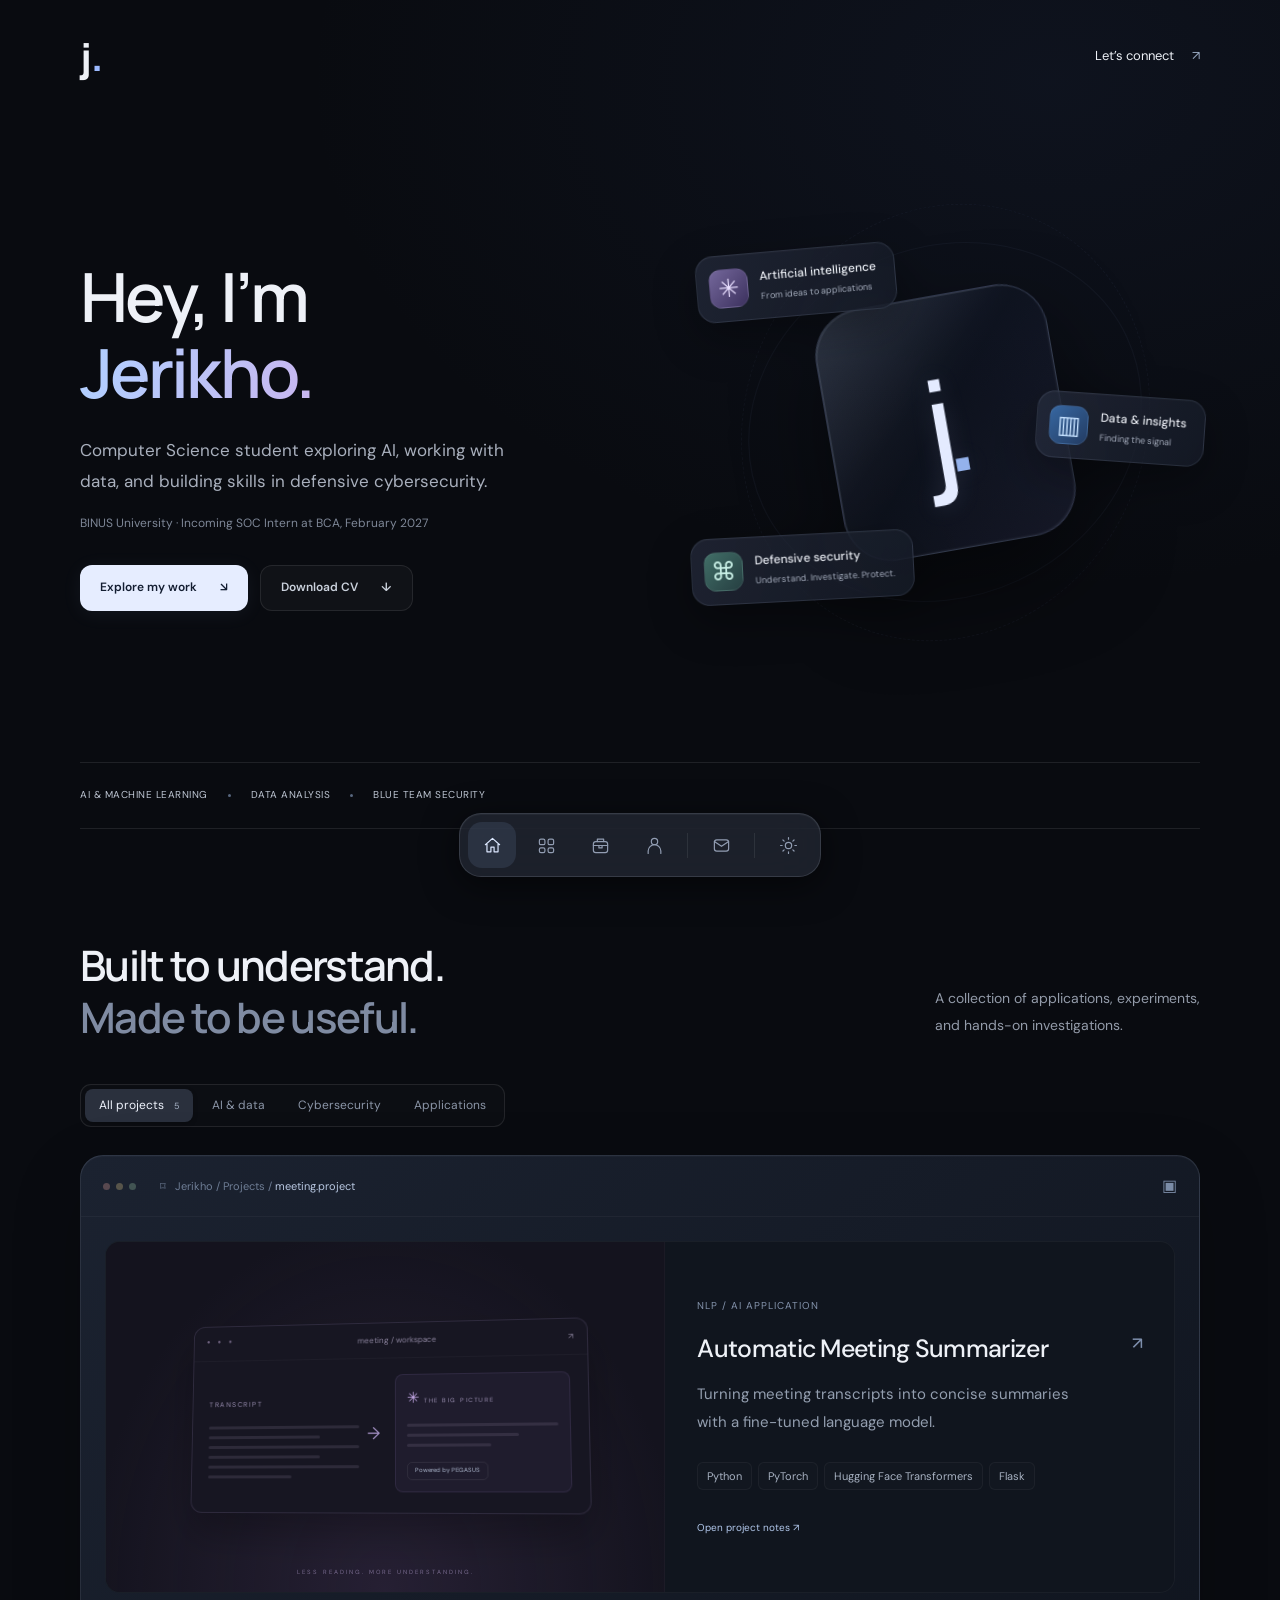
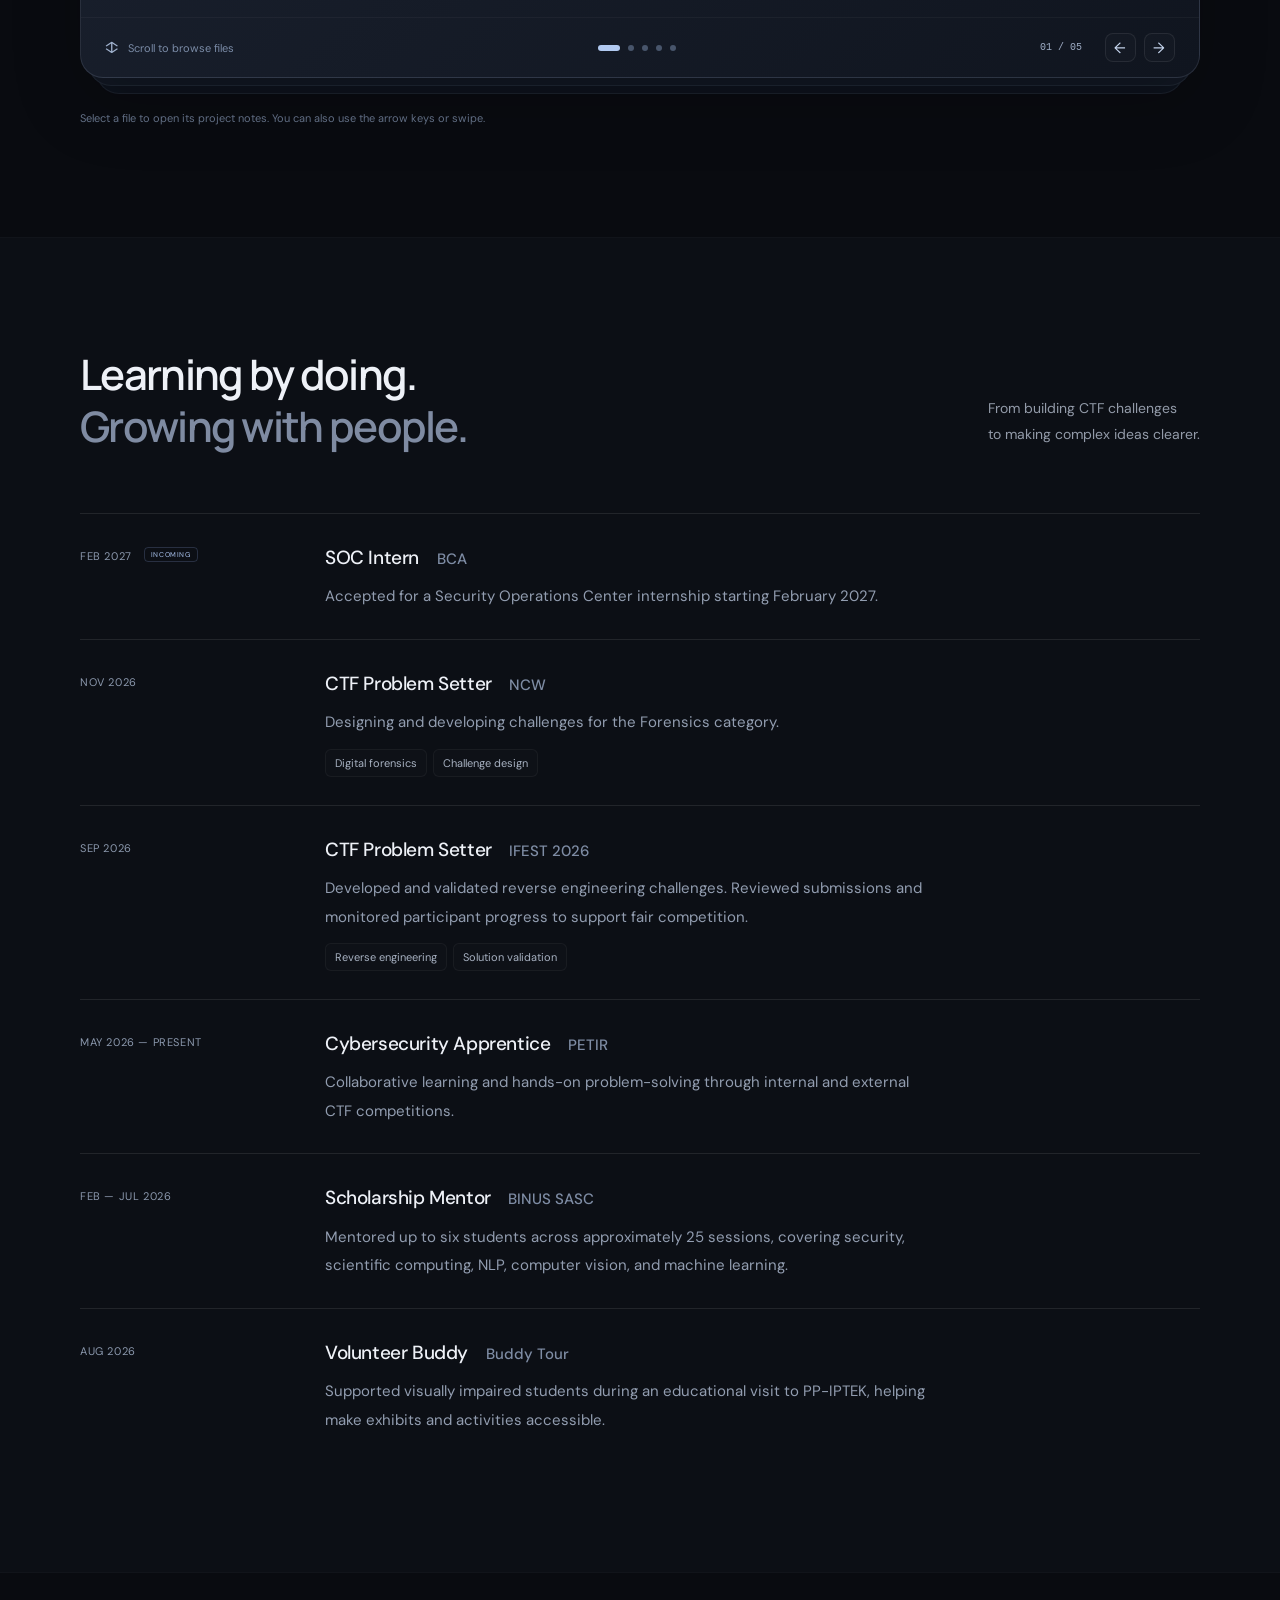
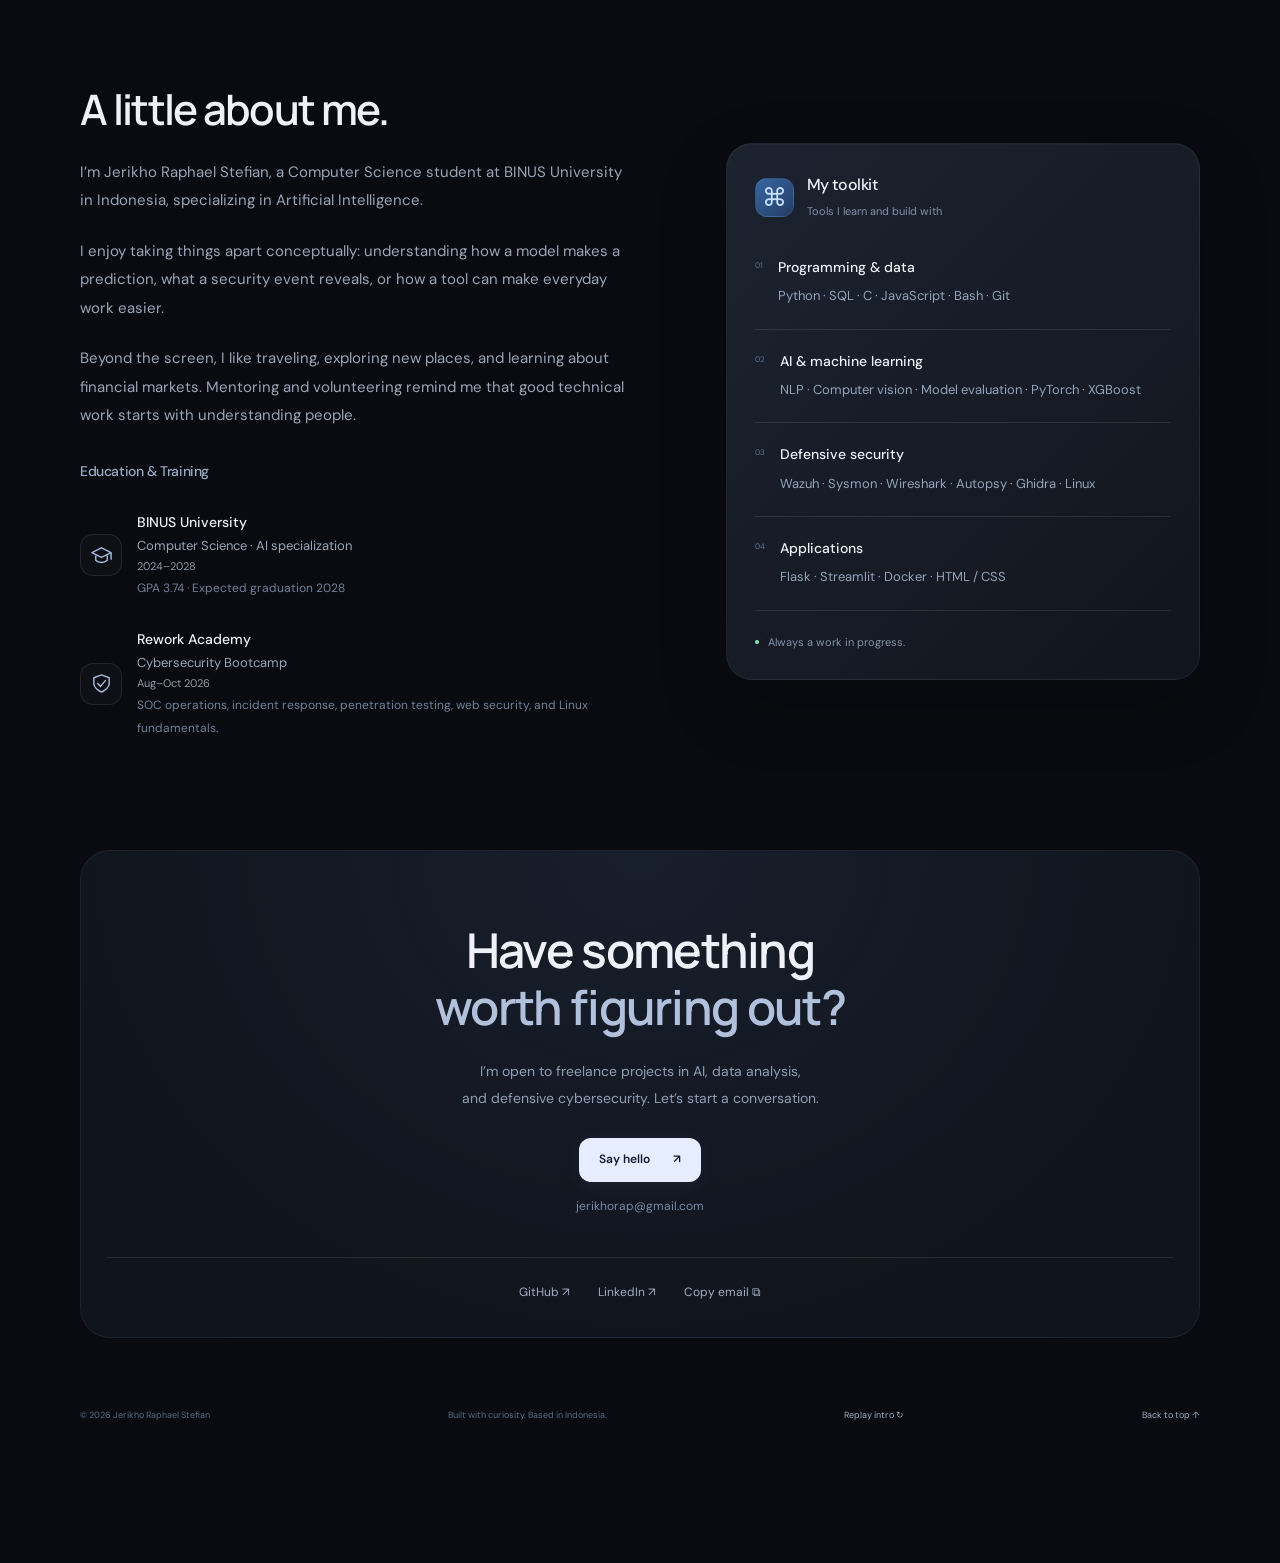
<file: index.html>
<!doctype html>
<html lang="en" data-theme="dark"><head><meta charset="UTF-8"><meta name="viewport" content="width=device-width,initial-scale=1"><script>try{document.documentElement.dataset.theme=localStorage.getItem('jerikho-theme')==='light'?'light':'dark'}catch{}</script><script>try{if(!sessionStorage.getItem('jerikho-intro-v1')&&!matchMedia('(prefers-reduced-motion: reduce)').matches)document.documentElement.classList.add('intro-pending')}catch{}</script><meta name="theme-color" content="#090b10"><meta name="description" content="Jerikho Raphael Stefian — Computer Science student exploring AI, data, and defensive cybersecurity. Projects, experience, and ways to work together."><title>Jerikho Stefian — AI, Data & Security</title><link rel="icon" href="data:image/svg+xml,%3Csvg xmlns='http://www.w3.org/2000/svg' viewBox='0 0 64 64'%3E%3Crect width='64' height='64' rx='18' fill='%231d2535'/%3E%3Ctext x='32' y='44' font-size='40' fill='white' text-anchor='middle' font-family='Arial'%3Ej%3C/text%3E%3C/svg%3E"><link rel="stylesheet" href="/assets/css/style.css"><link rel="stylesheet" href="/assets/css/deck.css"><link rel="stylesheet" href="/assets/css/intro.css"><link rel="stylesheet" href="/assets/css/theme.css"><script src="/assets/js/theme.js" defer></script><script src="/assets/js/intro.js" defer></script><link rel="stylesheet" href="/assets/css/readability.css?v=aligned-frames"><script src="/assets/js/config.js" defer></script><script src="/assets/js/content.js" defer></script><script src="/assets/js/app.js" defer></script></head>
<body><div class="site-intro" id="site-intro" role="dialog" aria-modal="true" aria-label="Welcome to Jerikho’s portfolio"><div class="intro-stage" aria-hidden="true"><div class="intro-halo"></div><div class="intro-orbit"></div><div class="intro-orbit second"></div><div class="intro-cross"></div><div class="intro-cross two"></div><div class="intro-glass"><div class="intro-monogram">j<span>.</span></div></div><div class="intro-fragment fragment-ai"><b>✳</b> INTELLIGENCE</div><div class="intro-fragment fragment-data"><b>▥</b> INSIGHT</div><div class="intro-fragment fragment-security"><b>⌘</b> DEFENSE</div><div class="intro-caption"><strong>JERIKHO STEFIAN</strong></div></div><button class="intro-skip" id="skip-intro">Skip intro ↗</button></div><a class="skip" href="#main">Skip to content</a><div class="ambient" aria-hidden="true"></div>
<header class="topbar wrap"><a class="wordmark" href="#home" aria-label="Jerikho home">j<span>.</span></a><div class="header-actions"><a class="top-contact" href="mailto:jerikhorap@gmail.com">Let’s connect <span>↗</span></a></div></header>
<main id="main"><section class="hero wrap" id="home"><div class="hero-copy"><h1>Hey, I’m<br><span class="gradient-text">Jerikho.</span></h1><p class="intro">Computer Science student exploring AI, working with data, and building skills in defensive cybersecurity.</p><p class="hero-sub">BINUS University · Incoming SOC Intern at BCA, February 2027</p><div class="hero-actions"><a class="button primary" href="#work">Explore my work <span>↘</span></a><a class="button secondary" href="/assets/documents/Jerikho-Stefian-CV.pdf" download>Download CV <span>↓</span></a></div></div>
<div class="hero-art" aria-label="Three connected fields: artificial intelligence, data analysis, and defensive security"><div class="orbit orbit-one"></div><div class="orbit orbit-two"></div><div class="glass-art"><div class="glass-shine"></div><div class="core-mark">j<span>.</span></div></div><div class="floating-chip chip-ai"><span class="app-icon violet">✳</span><div><strong>Artificial intelligence</strong><small>From ideas to applications</small></div></div><div class="floating-chip chip-data"><span class="app-icon blue">▥</span><div><strong>Data & insights</strong><small>Finding the signal</small></div></div><div class="floating-chip chip-security"><span class="app-icon green">⌘</span><div><strong>Defensive security</strong><small>Understand. Investigate. Protect.</small></div></div></div></section>
<div class="intro-strip wrap"><div><span>AI & MACHINE LEARNING</span><i></i><span>DATA ANALYSIS</span><i></i><span>BLUE TEAM SECURITY</span></div></div>
<section class="section wrap" id="work"><div class="section-top"><div><h2>Built to understand.<br><span>Made to be useful.</span></h2></div><p>A collection of applications, experiments,<br>and hands-on investigations.</p></div><div class="filters" role="group" aria-label="Filter projects"><button class="active" data-filter="all" aria-pressed="true">All projects <span>5</span></button><button data-filter="ai" aria-pressed="false">AI & data</button><button data-filter="security" aria-pressed="false">Cybersecurity</button><button data-filter="app" aria-pressed="false">Applications</button></div>
<div class="file-browser" role="region" aria-label="Project file viewer" tabindex="0"><div class="file-front"><div class="file-toolbar"><div class="file-window-dots" aria-hidden="true"><i></i><i></i><i></i></div><span class="file-path">⌑ &nbsp; Jerikho / Projects / <strong id="file-name">meeting-summarizer.project</strong></span><span class="file-toolbar-view" aria-hidden="true">▣</span></div><div class="deck-stage"><div class="project-grid" id="projects">
<article class="project-card featured" data-category="ai"><button class="project-open" data-project="meeting" aria-label="Read Automatic Meeting Summarizer case study"><div class="project-visual visual-meeting"><div class="mock-window"><div class="window-bar"><span>● ● ●</span><span>meeting / workspace</span><span>↗</span></div><div class="meeting-body"><div class="transcript"><span class="mini-label">TRANSCRIPT</span><div class="text-lines"><i></i><i></i><i></i><i></i><i></i><i></i></div></div><div class="flow-arrow">→</div><div class="summary"><span class="spark">✳</span><span class="mini-label">THE BIG PICTURE</span><div class="text-lines"><i></i><i></i><i></i></div><span class="tiny-pill">Powered by PEGASUS</span></div></div></div><span class="visual-caption">LESS READING. MORE UNDERSTANDING.</span></div><div class="project-info"><div class="project-kicker">NATURAL LANGUAGE PROCESSING <span>01</span></div><h3>Automatic Meeting Summarizer <span>↗</span></h3><p>Turning meeting transcripts into concise summaries with a fine-tuned language model.</p><div class="tags"><span>Python</span><span>PEGASUS</span><span>Flask</span></div></div></button></article>
<article class="project-card" hidden data-category="ai"><button class="project-open" data-project="housing" aria-label="Read House Price Prediction case study"><div class="project-visual visual-housing"><div class="chart-title"><span>House price prediction</span><span class="tiny-pill">Ames Housing</span></div><svg viewBox="0 0 380 170" class="price-chart" role="img" aria-label="Decorative illustration of a regression trend, not measured model results"><defs><linearGradient id="fill" x1="0" y1="0" x2="0" y2="1"><stop stop-color="#70acff" stop-opacity=".28"/><stop offset="1" stop-color="#70acff" stop-opacity="0"/></linearGradient></defs><path d="M10 40H370M10 85H370M10 130H370" stroke="#ffffff0d"/><path d="M10 145Q65 133 100 114T180 94T260 63T370 18V165H10Z" fill="url(#fill)"/><path d="M10 145Q65 133 100 114T180 94T260 63T370 18" stroke="#84b8ff" stroke-width="3" fill="none"/><g fill="#9fc9ff"><circle cx="60" cy="134" r="4"/><circle cx="103" cy="104" r="4"/><circle cx="143" cy="118" r="4"/><circle cx="201" cy="76" r="4"/><circle cx="256" cy="71" r="4"/><circle cx="305" cy="40" r="4"/><circle cx="350" cy="21" r="4"/></g></svg><div class="chart-bottom"><span>PROPERTY FEATURES</span><span>→</span><strong>Price estimate</strong></div></div><div class="project-info"><div class="project-kicker">REGRESSION & DATA <span>02</span></div><h3>House Price Prediction <span>↗</span></h3><p>Connecting a machine learning model to an interactive property price estimator.</p><div class="tags"><span>XGBoost</span><span>Streamlit</span><span>Python</span></div></div></button></article>
<article class="project-card" hidden data-category="security"><button class="project-open" data-project="soc" aria-label="Read Mini SOC Lab case study"><div class="project-visual visual-soc"><div class="terminal-bar"><span class="terminal-dot"></span> endpoint-monitor / lab</div><div class="terminal-code"><p><span>01</span> Collect Windows telemetry</p><p><span>02</span> Review authentication events</p><p><span>03</span> Investigate security alerts</p><p class="terminal-last"><b>›</b> follow the evidence<span class="cursor">_</span></p></div><div class="monitor-label"><span class="status-dot"></span> WAZUH + SYSMON</div></div><div class="project-info"><div class="project-kicker">DEFENSIVE SECURITY <span>03</span></div><h3>Mini SOC Lab <span>↗</span></h3><p>Exploring endpoint telemetry, Windows event logs, and security alert investigation.</p><div class="tags"><span>Wazuh</span><span>Sysmon</span><span>Log analysis</span></div></div></button></article>
<article class="project-card" hidden data-category="ai security"><button class="project-open" data-project="malware" aria-label="Read Malware Image Classification case study"><div class="project-visual visual-malware"><div class="pixel-grid" aria-hidden="true"></div><div class="scan-frame"><span>IMAGE REPRESENTATION</span><div class="scan-line"></div><strong>Patterns beneath<br>the pixels.</strong></div></div><div class="project-info"><div class="project-kicker">MACHINE LEARNING × SECURITY <span>04</span></div><h3>Malware Image Classification <span>↗</span></h3><p>Exploring image-based representations for machine learning malware classification.</p><div class="tags"><span>Machine learning</span><span>Image classification</span></div></div></button></article>
<article class="project-card" hidden data-category="app"><button class="project-open" data-project="split" aria-label="Read SplitEase case study"><div class="project-visual visual-split"><div class="receipt"><span class="receipt-icon">≋</span><strong>SplitEase</strong><small>Shared expenses, simplified.</small><div class="receipt-rule"></div><div class="receipt-row"><span>Scan a receipt</span><span>↗</span></div><div class="receipt-row"><span>Share a session</span><span>↗</span></div><div class="receipt-rule"></div><span class="receipt-total">Less math. More moments.</span></div></div><div class="project-info"><div class="project-kicker">MOBILE APPLICATION <span>05</span></div><h3>SplitEase <span>↗</span></h3><p>An Android app for splitting bills with receipt recognition and shared sessions.</p><div class="tags"><span>Android</span><span>Cloud Vision OCR</span><span>Firebase</span></div></div></button></article>
</div></div><div class="file-controls"><div class="file-hint"><span>↕</span> Scroll to browse files</div><div class="deck-pagination" aria-label="Choose project"></div><div class="file-arrows"><span id="file-count" aria-live="polite" aria-atomic="true">01 / 05</span><button id="previous-project" aria-label="Previous project">←</button><button id="next-project" aria-label="Next project">→</button></div></div></div></div><p class="work-note">Select a file to open its project notes. You can also use the arrow keys or swipe.</p></section>
<section class="section experience-section" id="experience"><div class="wrap"><div class="section-top"><div><h2>Learning by doing.<br><span>Growing with people.</span></h2></div><p>From building CTF challenges<br>to making complex ideas clearer.</p></div><div class="timeline"><article class="timeline-item"><div class="timeline-date">FEB 2027 <span class="future-label">INCOMING</span></div><div><h3>SOC Intern <span class="company">BCA</span></h3><p>Accepted for a Security Operations Center internship starting February 2027.</p></div><span class="timeline-symbol">↗</span></article><article class="timeline-item"><div class="timeline-date">NOV 2026</div><div><h3>CTF Problem Setter <span class="company">NCW</span></h3><p>Designing and developing challenges for the Forensics category.</p><div class="tags"><span>Digital forensics</span><span>Challenge design</span></div></div></article><article class="timeline-item"><div class="timeline-date">SEP 2026</div><div><h3>CTF Problem Setter <span class="company">IFEST 2026</span></h3><p>Developed and validated reverse engineering challenges. Reviewed submissions and monitored participant progress to support fair competition.</p><div class="tags"><span>Reverse engineering</span><span>Solution validation</span></div></div></article><article class="timeline-item"><div class="timeline-date">MAY 2026 — PRESENT</div><div><h3>Cybersecurity Apprentice <span class="company">PETIR</span></h3><p>Collaborative learning and hands-on problem-solving through internal and external CTF competitions.</p></div></article><article class="timeline-item"><div class="timeline-date">FEB — JUL 2026</div><div><h3>Scholarship Mentor <span class="company">BINUS SASC</span></h3><p>Mentored up to six students across approximately 25 sessions, covering security, scientific computing, NLP, computer vision, and machine learning.</p></div></article><article class="timeline-item"><div class="timeline-date">AUG 2026</div><div><h3>Volunteer Buddy <span class="company">Buddy Tour</span></h3><p>Supported visually impaired students during an educational visit to PP-IPTEK, helping make exhibits and activities accessible.</p></div></article></div></div></section>
<section class="section wrap" id="about"><div class="about-grid"><div class="about-copy"><h2>A little about me.</h2><p>I’m Jerikho Raphael Stefian, a Computer Science student at BINUS University in Indonesia, specializing in Artificial Intelligence.</p><p>I enjoy taking things apart conceptually: understanding how a model makes a prediction, what a security event reveals, or how a tool can make everyday work easier.</p><p>Beyond the screen, I like traveling, exploring new places, and learning about financial markets. Mentoring and volunteering remind me that good technical work starts with understanding people.</p><h3 class="education-heading">Education &amp; Training</h3><div class="education-note"><span class="education-icon"><svg viewBox="0 0 24 24" aria-hidden="true"><path d="m2 9 10-5 10 5-10 5-10-5Zm4 3v5c3 3 9 3 12 0v-5M22 9v7"/></svg></span><div><strong>BINUS University</strong><span>Computer Science · AI specialization</span><small>GPA 3.74 · Expected graduation 2028</small></div></div><div class="education-note bootcamp"><span class="education-icon"><svg viewBox="0 0 24 24" aria-hidden="true"><path d="m12 3 8 3v6c0 5-8 9-8 9s-8-4-8-9V6l8-3Z"/><path d="m8 12 3 3 5-6"/></svg></span><div><strong>Rework Academy</strong><span>Cybersecurity Bootcamp · Aug–Oct 2026</span><small>SOC operations, incident response, penetration testing,<br>web security, and Linux fundamentals.</small></div></div></div><aside class="toolbox"><div class="toolbox-header"><span class="app-icon blue">⌘</span><div><h3>My toolkit</h3><small>Tools I learn and build with</small></div></div><div class="tool-row"><span>01</span><div><h4>Programming & data</h4><p>Python · SQL · C · JavaScript · Bash · Git</p></div></div><div class="tool-row"><span>02</span><div><h4>AI & machine learning</h4><p>NLP · Computer vision · Model evaluation · PyTorch · XGBoost</p></div></div><div class="tool-row"><span>03</span><div><h4>Defensive security</h4><p>Wazuh · Sysmon · Wireshark · Autopsy · Ghidra · Linux</p></div></div><div class="tool-row"><span>04</span><div><h4>Applications</h4><p>Flask · Streamlit · Docker · HTML / CSS</p></div></div><div class="toolbox-footer"><span class="status-dot"></span> Always a work in progress.</div></aside></div></section>
<section class="contact-section wrap" id="contact"><div class="contact-card"><h2>Have something<br><span>worth figuring out?</span></h2><p>I’m open to freelance projects in AI, data analysis,<br>and defensive cybersecurity. Let’s start a conversation.</p><a class="button primary" href="mailto:jerikhorap@gmail.com">Say hello <span>↗</span></a><a class="email-link" href="mailto:jerikhorap@gmail.com">jerikhorap@gmail.com</a><div class="contact-links"><a href="https://github.com/lemaopisan" target="_blank" rel="noopener noreferrer">GitHub ↗</a><a href="https://www.linkedin.com/in/jerikho-stefian/" target="_blank" rel="noopener noreferrer">LinkedIn ↗</a><button id="copy-email">Copy email ⧉</button></div></div></section>
</main><footer class="wrap footer"><span>© <span id="year">2026</span> Jerikho Raphael Stefian</span><span>Built with curiosity. Based in Indonesia.</span><button class="intro-replay" id="replay-intro">Replay intro ↻</button><a href="#home">Back to top ↑</a></footer>
<nav class="dock" aria-label="Main navigation"><a href="#home" class="active" aria-label="Home"><svg viewBox="0 0 24 24"><path d="m3 11 9-8 9 8M5 10v10h5v-6h4v6h5V10"/></svg><span>Home</span></a><a href="#work" aria-label="Projects"><svg viewBox="0 0 24 24"><rect x="3" y="4" width="7" height="7" rx="2"/><rect x="14" y="4" width="7" height="7" rx="2"/><rect x="3" y="15" width="7" height="6" rx="2"/><rect x="14" y="15" width="7" height="6" rx="2"/></svg><span>Work</span></a><a href="#experience" aria-label="Experience"><svg viewBox="0 0 24 24"><rect x="3" y="7" width="18" height="14" rx="3"/><path d="M8 7V4h8v3M3 12h18M10 12v3h4v-3"/></svg><span>Journey</span></a><a href="#about" aria-label="About"><svg viewBox="0 0 24 24"><circle cx="12" cy="7" r="4"/><path d="M4 22v-3a8 8 0 0 1 16 0v3"/></svg><span>About</span></a><div class="dock-divider"></div><a href="#contact" aria-label="Contact"><svg viewBox="0 0 24 24"><rect x="3" y="5" width="18" height="14" rx="3"/><path d="m3 7 9 6 9-6"/></svg><span>Contact</span></a><div class="dock-divider" aria-hidden="true"></div><button class="theme-toggle" id="theme-toggle" aria-label="Switch to light mode" type="button"><svg class="sun-icon" viewBox="0 0 24 24" aria-hidden="true"><circle cx="12" cy="12" r="4"/><path d="M12 2v2m0 16v2M2 12h2m16 0h2M5 5l1.5 1.5m11 11L19 19M5 19l1.5-1.5m11-11L19 5"/></svg><svg class="moon-icon" viewBox="0 0 24 24" aria-hidden="true"><path d="M20.7 13A9 9 0 0 1 11 3.3 9 9 0 1 0 20.7 13Z"/></svg><span class="theme-label">Light</span></button></nav>
<dialog id="project-dialog" aria-labelledby="dialog-title"><div class="dialog-top"><span>PROJECT NOTES</span><button id="close-dialog" aria-label="Close project details">✕</button></div><div id="dialog-content"></div></dialog><div class="toast" id="toast" role="status"></div>
</body></html>
</file>
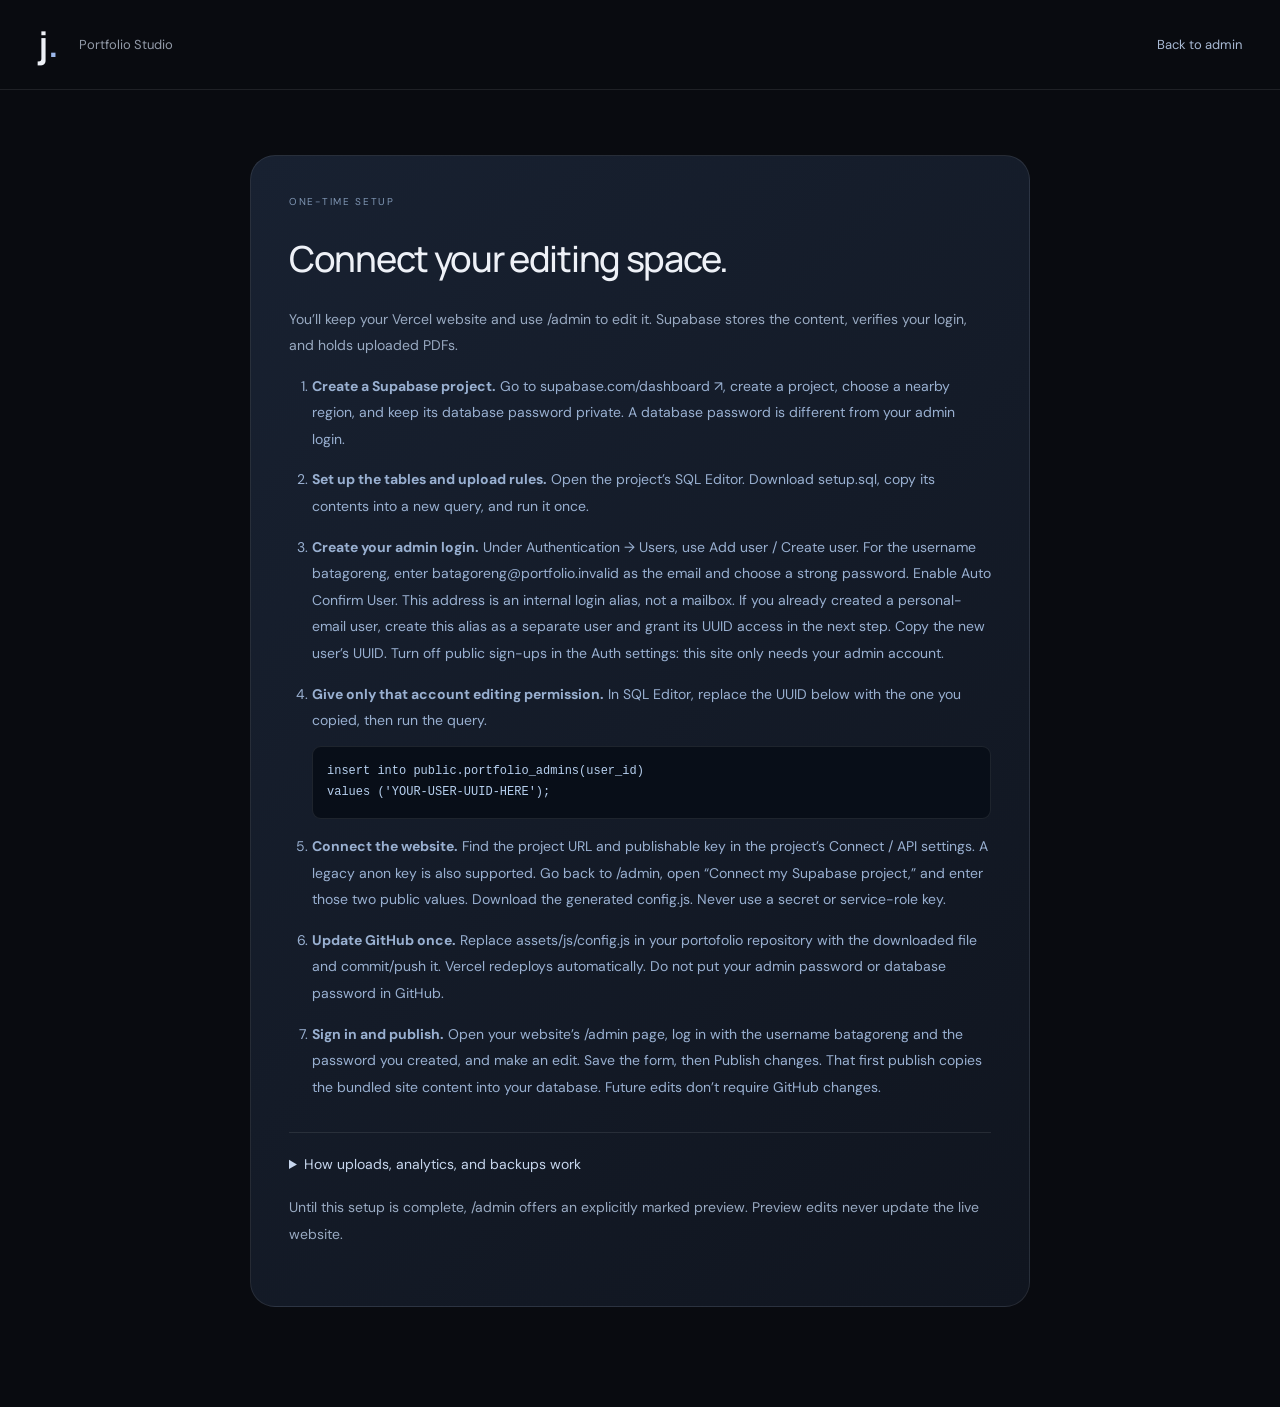
<file: admin/setup.html>
<!doctype html><html lang="en"><head><meta charset="utf-8"><meta name="viewport" content="width=device-width,initial-scale=1"><meta name="robots" content="noindex,nofollow"><title>Connect Portfolio Studio</title><link rel="stylesheet" href="/assets/css/style.css"><link rel="stylesheet" href="/admin/admin.css"></head><body><header class="studio-header"><a class="studio-brand" href="/admin/">j<span>.</span><small>Portfolio Studio</small></a><a class="quiet-link" href="/admin/">Back to admin</a></header><main class="entry-panel" style="max-width:780px"><p class="overline">ONE-TIME SETUP</p><h1>Connect your editing space.</h1><p>You’ll keep your Vercel website and use /admin to edit it. Supabase stores the content, verifies your login, and holds uploaded PDFs.</p><ol class="setup-steps"><li><strong>Create a Supabase project.</strong> Go to <a href="https://supabase.com/dashboard" target="_blank" rel="noopener">supabase.com/dashboard ↗</a>, create a project, choose a nearby region, and keep its database password private. A database password is different from your admin login.</li><li><strong>Set up the tables and upload rules.</strong> Open the project’s SQL Editor. Download <a href="/setup/supabase.sql" download>setup.sql</a>, copy its contents into a new query, and run it once.</li><li><strong>Create your admin login.</strong> Under Authentication → Users, use Add user / Create user. For the username batagoreng, enter batagoreng@portfolio.invalid as the email and choose a strong password. Enable Auto Confirm User. This address is an internal login alias, not a mailbox. If you already created a personal-email user, create this alias as a separate user and grant its UUID access in the next step. Copy the new user’s UUID. Turn off public sign-ups in the Auth settings: this site only needs your admin account.</li><li><strong>Give only that account editing permission.</strong> In SQL Editor, replace the UUID below with the one you copied, then run the query.<pre class="setup-code">insert into public.portfolio_admins(user_id)
values ('YOUR-USER-UUID-HERE');</pre></li><li><strong>Connect the website.</strong> Find the project URL and publishable key in the project’s Connect / API settings. A legacy anon key is also supported. Go back to <a href="/admin/">/admin</a>, open “Connect my Supabase project,” and enter those two public values. Download the generated config.js. Never use a secret or service-role key.</li><li><strong>Update GitHub once.</strong> Replace assets/js/config.js in your portofolio repository with the downloaded file and commit/push it. Vercel redeploys automatically. Do not put your admin password or database password in GitHub.</li><li><strong>Sign in and publish.</strong> Open your website’s /admin page, log in with the username batagoreng and the password you created, and make an edit. Save the form, then Publish changes. That first publish copies the bundled site content into your database. Future edits don’t require GitHub changes.</li></ol><details><summary>How uploads, analytics, and backups work</summary><ul class="setup-steps"><li>PDF uploads are limited to 5 MB. A new file gets a new URL; earlier uploads remain in the storage bucket so they can still be restored from a backup. You can manage old files in Supabase Storage.</li><li>The public website falls back to its bundled content when the database is unavailable. Download a content backup after major changes; update data/content.json in GitHub occasionally if you want the fallback to include those changes.</li><li>Analytics starts only after connection. Page views, browser sessions, project opens, project-link clicks, and CV-button clicks are counted. A session is not necessarily a unique visitor, and a CV click does not prove a completed download.</li><li>Analytics stores an anonymous session identifier, event name, target, and time. It does not store visitor email addresses or IP addresses in the analytics table. Counts are approximate and cannot be reconstructed for traffic before setup.</li><li>Public visitors cannot read the analytics table or edit content. Only the allowlisted admin UUID can publish or upload files. There is no default admin password.</li><li>If you forget your admin password, manage the user under Supabase Authentication. The website uses username/password login, mapped internally to username@portfolio.invalid. This alias cannot receive recovery emails; reset the password through Supabase Authentication. There is no public account registration.</li></ul></details><p class="field-help">Until this setup is complete, /admin offers an explicitly marked preview. Preview edits never update the live website.</p></main></body></html>
</file>
<file: assets/css/style.css>
@import url('https://fonts.googleapis.com/css2?family=DM+Sans:wght@400;450;500;550;600;650;700&family=Manrope:wght@400;500;600;650;700;750;800&display=swap');
:root{color-scheme:dark;--bg:#090b10;--panel:#11151d;--text:#eef1f7;--muted:#939ba9;--line:rgba(255,255,255,.09);--blue:#a7c8ff;--font:'DM Sans',-apple-system,BlinkMacSystemFont,'Segoe UI',sans-serif}*{box-sizing:border-box}html{scroll-behavior:smooth;scroll-padding-top:36px}body{margin:0;background:var(--bg);color:var(--text);font-family:var(--font);font-size:15px;line-height:1.65;-webkit-font-smoothing:antialiased}button,a{-webkit-tap-highlight-color:transparent}a{color:inherit;text-decoration:none}button{font:inherit;color:inherit;cursor:pointer}button:focus-visible,a:focus-visible{outline:2px solid #a5baff;outline-offset:5px}button{border:0}.wrap{width:min(1120px,calc(100% - 96px));margin-inline:auto}.ambient{position:absolute;top:-400px;right:0;width:100%;height:1200px;pointer-events:none;background:radial-gradient(ellipse at 82% 40%,#2c3f6e26,transparent 50%);z-index:-1}.topbar{height:112px;display:flex;align-items:center;justify-content:space-between}.wordmark{font-family:'Manrope',sans-serif;font-size:38px;font-weight:800;line-height:1}.wordmark span{color:#9cbaff}.top-note{font-size:10px;color:#7f8795;letter-spacing:2.2px}.top-contact{font-size:13px}.top-contact span{color:#96a6bf;margin-left:15px}.hero{display:grid;grid-template-columns:1.15fr 1fr;align-items:center;min-height:650px;padding-block:60px 90px;gap:25px}.eyebrow{font-size:11px;letter-spacing:1.1px;display:flex;align-items:center;gap:9px;color:#b9c4d3}.status-dot{width:6px;height:6px;background:#8ae2b0;border-radius:50%;box-shadow:0 0 12px #72de9d44;display:inline-block;flex-shrink:0}h1,h2,h3,h4,p{margin:0}h1,h2{font-family:'Manrope',var(--font);font-weight:600;letter-spacing:-2.7px}h1{font-size:clamp(45px,5.3vw,72px);line-height:1.12;margin:25px 0}.gradient-text{background:linear-gradient(105deg,#b2ceff 10%,#c8b6ef 100%);background-clip:text;-webkit-background-clip:text;color:transparent}h1 .gradient-text{font-size:.76em;letter-spacing:-2px;white-space:nowrap}.intro{font-size:17px;color:#a9b0bd;max-width:440px;line-height:1.8}.intro strong{color:#f1f3f9;font-weight:500}.hero-sub{font-size:11px;color:#7e8797;max-width:390px;margin-top:16px;line-height:1.8}.hero-actions{display:flex;gap:12px;margin-top:30px}.button{display:inline-flex;align-items:center;justify-content:center;gap:23px;border-radius:12px;padding:12px 20px;font-size:12px;font-weight:600;transition:transform .2s,background .2s}.button:hover{transform:translateY(-3px)}.primary{background:#e6edff;color:#131d31;box-shadow:0 3px 20px #b6ccff10}.primary:hover{background:#fff}.secondary{background:#ffffff08;border:1px solid var(--line);color:#cad1dc}.hero-art{height:420px;position:relative;display:flex;align-items:center;justify-content:center;isolation:isolate}.glass-art{position:relative;width:235px;height:255px;border-radius:48px;background:linear-gradient(130deg,#889dc328,#151d324d 48%,#33385e48);border:1px solid #a9c0ed30;box-shadow:inset 1px 1px 1px #dce9ff22,inset -1px -1px 2px #dce9ff12,0 40px 90px #0007;transform:rotate(-10deg);display:flex;flex-direction:column;align-items:center;justify-content:center;backdrop-filter:blur(20px)}.glass-shine{position:absolute;inset:0;border-radius:inherit;background:linear-gradient(135deg,#c0d6ff19,transparent 40%)}.core-mark{font-family:'Manrope',sans-serif;font-size:130px;font-weight:500;line-height:1.2;color:#e4ebff;text-shadow:0 1px 25px #c5d4ff22;letter-spacing:-18px;padding-right:14px}.core-mark span{color:#94b2ec}.core-caption{font-size:7px;letter-spacing:3px;color:#acb9d4;margin-top:8px}.orbit{position:absolute;width:350px;height:350px;border:1px solid #a7bcff0b;border-radius:50%;transform:rotate(-25deg) scaleX(1.15)}.orbit-two{width:445px;height:445px;border-style:dashed;border-color:#a7bcff0b;transform:rotate(25deg) scaleX(.9)}.floating-chip{position:absolute;display:flex;gap:12px;align-items:center;padding:13px 18px 13px 12px;border:1px solid #c8d9ff19;background:linear-gradient(115deg,#252b3cba,#151a26db);border-radius:18px;box-shadow:0 15px 45px #0005,inset 0 1px #ffffff05;backdrop-filter:blur(20px);animation:float 7s ease-in-out infinite}.floating-chip strong{font-weight:500;display:block;font-size:12px}.floating-chip small{display:block;font-size:9px;color:#a3abbb;margin-top:2px}.chip-ai{top:37px;left:5px;transform:rotate(-5deg)}.chip-data{top:183px;right:-5px;animation-delay:-2s;transform:rotate(4deg)}.chip-security{bottom:31px;left:0;animation-delay:-4s;transform:rotate(-3deg)}.app-icon{width:39px;height:39px;border-radius:12px;display:flex;align-items:center;justify-content:center;font-size:25px;border:1px solid #ffffff10;flex-shrink:0}.violet{background:linear-gradient(135deg,#74679b,#3c315e);color:#e8deff}.blue{background:linear-gradient(135deg,#3767a1,#233c63);color:#c5e1ff}.green{background:linear-gradient(135deg,#416e67,#263f42);color:#c9f0e6}.art-coordinate{position:absolute;bottom:-13px;right:0;font-size:8px;letter-spacing:2px;color:#68758b}.intro-strip{border-block:1px solid var(--line);padding:24px 0;display:flex;justify-content:space-between;gap:20px;align-items:center}.intro-strip>span{font-size:12px;color:#8e97a8}.intro-strip>div{display:flex;align-items:center;gap:20px;font-size:9px;letter-spacing:1px;color:#bec6d3}.intro-strip i{width:3px;height:3px;border-radius:50%;background:#58677f}.section{padding-block:110px}.section-top{display:flex;justify-content:space-between;align-items:flex-end;margin-bottom:40px;gap:30px}.subdued{color:#718099;letter-spacing:2px;font-size:9px;margin-bottom:20px}h2{font-size:42px;line-height:1.25;letter-spacing:-1.7px}h2 span{color:#7f8ba2}.section-top>p{color:var(--muted);font-size:12px;line-height:1.9;margin-bottom:5px}.filters{display:flex;gap:5px;margin-bottom:28px;background:#ffffff04;border:1px solid var(--line);width:fit-content;border-radius:11px;padding:4px}.filters button{background:transparent;color:#8b95a7;border-radius:8px;font-size:11px;padding:7px 14px;transition:.2s}.filters button.active{color:#eef2fc;background:#2a303d;box-shadow:0 2px 5px #0003}.filters button span{font-size:9px;color:#a8b4c8;margin-left:7px}.project-grid{display:grid;grid-template-columns:1fr 1fr;gap:22px}.project-card{min-width:0;border:1px solid var(--line);border-radius:22px;overflow:hidden;background:#11151c;transition:transform .3s,border-color .3s}.project-card:hover{transform:translateY(-5px);border-color:#a2baff40}.project-card[hidden]{display:none}.project-open{display:block;width:100%;background:none;padding:0;text-align:left}.project-visual{height:250px;position:relative;overflow:hidden;padding:28px;display:flex;align-items:center;justify-content:center;border-bottom:1px solid #ffffff05}.visual-meeting{background:radial-gradient(ellipse at 50% 100%,#55416c45,transparent 75%),#14131e}.mock-window{width:100%;max-width:400px;border:1px solid #9181b030;border-radius:12px;background:#171622;box-shadow:0 20px 40px #0004;transform:perspective(800px) rotateX(5deg) rotateY(-7deg);padding-bottom:20px}.window-bar{display:flex;justify-content:space-between;padding:11px 13px;border-bottom:1px solid #ffffff08;font-size:8px;color:#8c849e}.window-bar>span:first-child{font-size:6px;letter-spacing:3px;color:#6e627f}.meeting-body{display:grid;grid-template-columns:1fr 20px 1.1fr;gap:8px;padding:16px 17px 0;align-items:center}.mini-label{font-size:7px;letter-spacing:1.5px;color:#9d91b4}.text-lines{display:flex;flex-direction:column;gap:7px;margin-top:13px}.text-lines i{height:3px;background:#aaa0bd25;border-radius:3px;width:100%}.text-lines i:nth-child(even){width:74%}.text-lines i:last-child{width:56%}.flow-arrow{color:#9e8bbd;font-size:17px}.summary{padding:11px;background:#8d6ec312;border:1px solid #b69ae91a;border-radius:8px}.summary .mini-label{font-size:6px}.spark{color:#c7aae9;font-size:15px;margin-right:4px}.tiny-pill{display:inline-block;border:1px solid #ffffff12;border-radius:5px;padding:3px 7px;font-size:7px;color:#b0bbd1}.summary .tiny-pill{margin-top:15px;font-size:6px}.visual-caption{position:absolute;bottom:14px;font-size:6px;letter-spacing:2px;color:#776a8d}.project-info{padding:24px 26px 26px}.project-kicker{font-size:8px;letter-spacing:1.5px;color:#8493ac;display:flex;justify-content:space-between;margin-bottom:10px}.project-kicker>span{color:#536078}h3{font-size:19px;font-weight:500;letter-spacing:-.4px}.project-info h3{display:flex;justify-content:space-between;gap:12px}.project-info h3>span{font-size:17px;color:#7d8eac}.project-info p{font-size:12px;line-height:1.8;color:#939eaf;max-width:390px;margin-top:10px}.tags{display:flex;flex-wrap:wrap;gap:6px;margin-top:18px}.tags span{padding:3px 9px;font-size:8px;border:1px solid #ffffff0b;background:#ffffff03;border-radius:6px;color:#a7b1c1}.visual-housing{background:linear-gradient(145deg,#152133,#101722);display:block;padding:28px 32px}.chart-title{display:flex;justify-content:space-between;font-size:10px;color:#b0c2df;align-items:center}.price-chart{width:100%;height:145px;margin-top:14px}.chart-bottom{display:flex;justify-content:space-between;align-items:center;font-size:7px;letter-spacing:1px;color:#7f95b6}.chart-bottom strong{font-size:9px;letter-spacing:0;color:#b2c7e7;font-weight:400}.visual-soc{background:radial-gradient(ellipse at 90% 100%,#25524a22,transparent 75%),#101c1c;display:block;padding:27px 30px}.terminal-bar{font-family:monospace;font-size:9px;color:#86a7a0;display:flex;gap:9px;align-items:center}.terminal-dot{width:5px;height:5px;border-radius:50%;background:#76b39c}.terminal-code{font:11px/2 monospace;margin-top:20px;color:#b9ccc6}.terminal-code p span{color:#46645b;margin-right:14px}.terminal-code .terminal-last{margin-top:13px;color:#80c3a9}.terminal-last b{margin-right:14px}.cursor{animation:blink 1s steps(2) infinite}.monitor-label{font-size:7px;letter-spacing:1px;color:#87a59a;position:absolute;bottom:20px;right:25px;display:flex;align-items:center;gap:8px}.monitor-label .status-dot{width:4px;height:4px}.visual-malware{background:#181824;gap:30px}.pixel-grid{width:145px;height:145px;flex-shrink:0;border-radius:8px;background:repeating-conic-gradient(#a4a3b440 0% 25%,#5d5c8030 0% 50%) 0 / 9px 11px;mask-image:linear-gradient(135deg,#000,transparent);transform:rotate(-12deg);border:1px solid #aaa3dd22}.scan-frame{position:relative}.scan-frame>span{font-size:6px;letter-spacing:1px;color:#9392ba}.scan-frame strong{display:block;font-family:'Manrope',sans-serif;font-size:23px;font-weight:500;line-height:1.4;margin-top:15px;color:#cecced;letter-spacing:-.7px}.scan-line{height:1px;width:100%;background:#a49acb45;margin-top:12px}.visual-split{background:radial-gradient(ellipse at 50% 70%,#61563230,transparent 75%),#1c1b17}.receipt{transform:rotate(-6deg);background:linear-gradient(135deg,#36352c,#25251e);padding:18px 25px;width:230px;border:1px solid #fff2;border-radius:14px;box-shadow:8px 15px 30px #0004;display:flex;flex-direction:column}.receipt-icon{color:#e4d297;font-size:22px;line-height:1}.receipt strong{font-size:19px;color:#ede7cb}.receipt small{font-size:8px;color:#a9a38d}.receipt-rule{border-top:1px dashed #ffffff1c;margin:11px 0}.receipt-row{display:flex;justify-content:space-between;font-size:9px;color:#c2bda7;margin:3px 0}.receipt-total{font-size:8px;color:#dbcca1}.work-note{font-size:9px;color:#67758c;margin-top:19px}.experience-section{background:#0c0f15;border-block:1px solid #ffffff05}.timeline{margin-top:60px}.timeline-item{display:grid;grid-template-columns:220px 1fr 20px;border-top:1px solid var(--line);padding:28px 0;gap:25px}.timeline-date{color:#8b98ad;font-size:10px;letter-spacing:.6px;padding-top:5px;display:flex;align-items:flex-start;gap:12px;flex-wrap:wrap}.future-label{font-size:7px;padding:1px 6px;border:1px solid #a1bbff30;border-radius:4px;color:#a9c2ed}.company{margin-left:13px;color:#7e8ca4;font-size:14px;letter-spacing:0}.timeline-item p{font-size:12px;line-height:1.85;color:#929db0;margin-top:9px;max-width:600px}.timeline-item .tags{margin-top:12px}.timeline-symbol{color:#9ab3e2}.about-grid{display:grid;grid-template-columns:1.15fr 1fr;gap:100px;align-items:center}.about-copy>p{font-size:13px;line-height:1.9;color:#9aa5b7;margin-top:22px}.education-note{display:flex;gap:15px;align-items:center;margin-top:28px}.education-icon{background:#ffffff06;border:1px solid var(--line);width:42px;height:42px;border-radius:13px;display:grid;place-items:center;color:#a5b9dc}.education-note strong,.education-note span,.education-note small{display:block}.education-note strong{font-size:12px;font-weight:500}.education-note div span{color:#98a5b8;font-size:10px}.education-note small{color:#728098;font-size:9px}.toolbox{background:linear-gradient(135deg,#1c2330,#11151d);border:1px solid #ffffff0c;box-shadow:0 25px 70px #0003,inset 0 1px #ffffff07;border-radius:26px;padding:28px}.toolbox-header{display:flex;gap:13px;align-items:center;margin-bottom:13px}.toolbox-header h3{font-size:16px}.toolbox-header small{font-size:10px;color:#8290a8}.tool-row{display:flex;gap:15px;border-bottom:1px solid var(--line);padding:20px 0}.tool-row>span{font-size:8px;color:#5c708e;padding-top:3px}.tool-row h4{font-size:12px;font-weight:500}.tool-row p{font-size:10px;line-height:1.9;color:#94a3ba;margin-top:5px}.toolbox-footer{display:flex;align-items:center;gap:9px;font-size:9px;color:#8594aa;margin-top:22px}.toolbox-footer .status-dot{width:4px;height:4px}.contact-section{padding-bottom:70px}.contact-card{position:relative;text-align:center;border:1px solid #b6c9ff13;border-radius:30px;padding:70px 25px 35px;background:radial-gradient(ellipse at 50% 0%,#3f568029,transparent 75%),#10141c;overflow:hidden}.contact-card .eyebrow{justify-content:center}.contact-card h2{font-size:48px;line-height:1.2}.contact-card h2 span{color:#b1c1db}.contact-card>p{font-size:12px;line-height:1.9;color:#8f9eb5;margin:22px 0 27px}.email-link{display:block;font-size:10px;color:#788ba8;margin-top:15px}.contact-links{display:flex;gap:28px;justify-content:center;border-top:1px solid var(--line);padding-top:25px;margin-top:40px;font-size:10px;color:#a1aec4}.contact-links button{font-size:10px;background:none;padding:0;color:#a1aec4}.contact-links a:hover,.email-link:hover{color:#fff}.footer{display:flex;justify-content:space-between;font-size:9px;color:#596a83;gap:20px;padding-bottom:140px}.footer a{color:#9eabc0}.dock{position:fixed;bottom:23px;left:50%;transform:translateX(-50%);display:flex;gap:6px;align-items:center;background:#262c39a8;border:1px solid #e1eaff22;border-radius:22px;padding:8px;box-shadow:0 8px 35px #0008,inset 0 1px 1px #ffffff0d;backdrop-filter:blur(25px);-webkit-backdrop-filter:blur(25px);z-index:10}.dock a{position:relative;border-radius:14px;width:48px;height:46px;display:flex;align-items:center;justify-content:center;color:#929db2;transition:.2s}.dock a svg{height:19px;width:19px;fill:none;stroke:currentColor;stroke-width:1.5;stroke-linecap:round;stroke-linejoin:round}.dock a.active{color:#dce8ff;background:#9fbcff1c}.dock a:hover{background:#ffffff0a;color:#fff;transform:translateY(-3px)}.dock a>span{position:absolute;bottom:61px;font-size:9px;padding:3px 9px;background:#252c3d;border:1px solid #ffffff15;border-radius:6px;opacity:0;pointer-events:none;transition:.2s}.dock a:hover>span,.dock a:focus-visible>span{opacity:1}.dock-divider{height:25px;width:1px;background:#ffffff15;margin:0 3px}dialog{padding:0;width:min(670px,calc(100% - 32px));max-height:85vh;background:#141923;color:#e7edf9;border:1px solid #b6c8f533;border-radius:24px;box-shadow:0 40px 100px #0008}dialog::backdrop{background:#02040abb;backdrop-filter:blur(10px)}.dialog-top{display:flex;justify-content:space-between;align-items:center;border-bottom:1px solid var(--line);padding:18px 25px;color:#8191ad;font-size:9px;letter-spacing:2px;position:sticky;top:0;background:#141923;z-index:1}.dialog-top button{background:#ffffff08;border:1px solid var(--line);border-radius:50%;width:30px;height:30px;color:#b6c5df;font-size:12px}#dialog-content{padding:30px}#dialog-content h2{font-size:32px;letter-spacing:-1px}#dialog-content .detail-intro{color:#b2bdd1;font-size:14px;line-height:1.9;margin:20px 0}#dialog-content h3{font-size:14px;margin-top:28px}#dialog-content p,#dialog-content li{color:#9aa8be;font-size:12px;line-height:1.9}#dialog-content ul{padding-left:18px}#dialog-content .detail-footer{display:flex;gap:10px;margin-top:25px;flex-wrap:wrap}#dialog-content .tags{margin-top:15px}.detail-note{border-left:2px solid #7195ca;padding-left:14px;margin-top:20px}.toast{position:fixed;bottom:110px;left:50%;transform:translate(-50%,10px);background:#28374c;border:1px solid #9fb9df33;border-radius:10px;padding:10px 20px;font-size:12px;opacity:0;pointer-events:none;z-index:30;transition:.2s}.toast.visible{opacity:1;transform:translate(-50%,0)}.skip{position:fixed;top:-100px;left:20px;z-index:100;background:#fff;color:#000;padding:10px}.skip:focus{top:10px}@keyframes float{0%,100%{translate:0 0}50%{translate:0 -10px}}@keyframes blink{50%{opacity:0}}@media(min-width:1000px){.project-card:last-child{grid-column:2}.project-card:nth-child(4){grid-row:2 / 4;display:flex}.project-card:nth-child(4) .project-open{display:flex;flex-direction:column}.project-card:nth-child(4) .project-visual{flex:1;min-height:370px;flex-direction:column;gap:45px}.project-card:nth-child(4) .pixel-grid{height:230px;width:230px}.project-card:nth-child(4) .scan-frame{text-align:center}.project-card:nth-child(4) .scan-frame strong{font-size:32px}.project-card:nth-child(4) .project-info{padding-bottom:30px}}
@media(max-width:1000px){.wrap{width:calc(100% - 64px)}.hero{grid-template-columns:1.1fr 1fr;min-height:600px}.hero-art{scale:.85;transform-origin:right center}.hero h1{font-size:56px}.hero h1 .gradient-text{white-space:normal}.intro-strip{align-items:flex-start;flex-direction:column;gap:10px}.about-grid{gap:40px}.section{padding-block:85px}.timeline-item{grid-template-columns:180px 1fr 10px}}
@media(max-width:700px){.wrap{width:calc(100% - 40px)}.topbar{height:85px}.top-note{font-size:7px;letter-spacing:1px}.top-contact{font-size:10px}.hero{grid-template-columns:1fr;padding-block:40px 35px;gap:20px}.hero h1{font-size:58px;letter-spacing:-2px}.hero h1 .gradient-text{font-size:.68em;white-space:nowrap}.intro{font-size:15px}.hero-sub{font-size:10px}.hero-art{height:390px;scale:.87;transform-origin:center center;margin-inline:-10px}.chip-ai{left:0;top:25px}.chip-data{right:-7px}.chip-security{left:3px;bottom:20px}.intro-strip{padding-block:20px}.intro-strip>div{gap:10px;flex-wrap:wrap;font-size:7px}.intro-strip>span{font-size:10px}.section{padding-block:70px}.section-top{display:block;margin-bottom:30px}.section-top>p{margin-top:18px;font-size:11px}h2{font-size:33px;letter-spacing:-1.3px}.filters{width:100%;gap:0;justify-content:space-between}.filters button{font-size:9px;padding:7px 9px}.project-grid{grid-template-columns:1fr;gap:20px}.project-info{padding:21px}.project-visual{height:230px;padding:25px}.project-info h3{font-size:18px}.project-info p{font-size:12px}.timeline{margin-top:35px}.timeline-item{grid-template-columns:1fr;gap:10px;padding-block:25px}.timeline-item h3{font-size:17px}.timeline-date{font-size:9px}.company{font-size:12px}.timeline-symbol{display:none}.about-grid{grid-template-columns:1fr;gap:40px}.about-copy>p{font-size:12px}.toolbox{padding:24px}.contact-card{padding-top:45px;border-radius:24px}.contact-card h2{font-size:36px}.contact-card>p{font-size:11px}.contact-links{gap:20px}.footer{font-size:8px;flex-wrap:wrap;padding-bottom:125px;gap:10px}.footer>span:nth-child(2){display:none}.dock{bottom:18px}.dock a{width:43px;height:43px}.contact-section{padding-bottom:30px}}
@media(max-width:700px){.hero-art{overflow:clip}.hero h1 .gradient-text{white-space:normal}.hero-copy{min-width:0}.hero h1{font-size:clamp(44px,14vw,58px)}}
@media(prefers-reduced-motion:reduce){html{scroll-behavior:auto}*,*::before,*::after{animation:none!important;transition:none!important}}
</file>
<file: assets/css/deck.css>
.file-browser{position:relative;background:linear-gradient(140deg,#1b2230,#10151f);border:1px solid #d0e0ff20;border-radius:23px;box-shadow:0 25px 70px #0004,inset 0 1px #ffffff06;isolation:isolate}.file-browser::before,.file-browser::after{content:'';position:absolute;z-index:-1;inset:18px 12px -9px;border:1px solid #a8b6ce17;border-radius:23px;background:#111722;pointer-events:none}.file-browser::after{inset:30px 25px -17px;background:#0d121c;z-index:-2}.file-toolbar{display:flex;align-items:center;gap:24px;padding:17px 22px;border-bottom:1px solid #ffffff0a;color:#6e7d95;font-size:10px;min-width:0}.file-window-dots{display:flex;gap:6px;flex-shrink:0}.file-window-dots i{width:7px;height:7px;background:#a5b4cf30;border-radius:50%}.file-window-dots i:first-child{background:#bf8b8660}.file-window-dots i:nth-child(2){background:#bdaa7760}.file-window-dots i:nth-child(3){background:#83a78c60}.file-path{white-space:nowrap;overflow:hidden;text-overflow:ellipsis;flex:1}.file-path strong{font-weight:400;color:#b9c8e2}.file-toolbar-view{color:#7b8ca7;font-size:16px}.deck-stage{padding:24px;overflow:hidden}.file-browser .project-grid,.file-browser .project-grid.filtered{display:block}.file-browser .project-card,.file-browser .project-card:last-child,.file-browser .project-card:nth-child(4){display:block;grid-column:auto;grid-row:auto;transform:none;border-radius:15px;border-color:#ffffff0b;background:#10151e;animation:file-in .35s ease both}.file-browser .project-card[hidden]{display:none!important}.file-browser .project-card:hover{transform:none;border-color:#b3cbff30}.file-browser .project-card .project-open,.file-browser .project-card:nth-child(4) .project-open{display:grid;grid-template-columns:1.1fr 1fr;min-height:320px}.file-browser .project-card .project-visual,.file-browser .project-card:nth-child(4) .project-visual,.file-browser .project-grid.filtered .project-visual{height:100%;min-height:320px;flex:initial;border:0;border-right:1px solid #ffffff08;padding:35px;flex-direction:row;gap:20px}.file-browser .project-card .project-info,.file-browser .project-card:nth-child(4) .project-info{padding:40px 32px;display:flex;flex-direction:column;justify-content:center}.file-browser .project-info h3{font-size:25px;line-height:1.35;letter-spacing:-.7px;margin-top:8px}.file-browser .project-info p{font-size:13px;margin-top:15px}.file-browser .project-kicker{font-size:8px}.file-browser .project-kicker>span{display:none}.file-browser .project-info .tags{margin-top:25px}.file-browser .project-info::after{content:'Open project notes ↗';font-size:10px;color:#b3c9ed;margin-top:30px}.file-browser .project-card .pixel-grid,.file-browser .project-card:nth-child(4) .pixel-grid,.file-browser .project-grid.filtered .pixel-grid{width:135px;height:160px}.file-browser .project-card .scan-frame,.file-browser .project-card:nth-child(4) .scan-frame,.file-browser .project-grid.filtered .scan-frame{text-align:left}.file-browser .project-card .scan-frame strong,.file-browser .project-card:nth-child(4) .scan-frame strong{font-size:23px}.file-browser .visual-housing .price-chart{height:190px;margin-top:28px}.file-browser .visual-housing{display:block!important}.file-browser .visual-soc{display:block!important;padding-top:45px!important}.file-browser .terminal-code{font-size:10px}.file-controls{border-top:1px solid #ffffff0a;padding:15px 24px;display:flex;align-items:center;justify-content:space-between;gap:15px}.file-hint{font-size:9px;color:#7b8ca7;display:flex;gap:9px;align-items:center}.file-hint>span{font-size:16px;color:#a2b4d0}.deck-pagination{display:flex;align-items:center;gap:8px}.deck-pagination button{width:6px;height:6px;border-radius:10px;background:#48556b;padding:0;transition:width .2s,background .2s}.deck-pagination button[aria-current=true]{width:22px;background:#b1c9f0}.file-arrows{display:flex;align-items:center;gap:8px}.file-arrows>span{font:10px monospace;color:#a0aec6;margin-right:15px}.file-arrows button{width:31px;height:29px;border:1px solid #ffffff14;border-radius:8px;background:#ffffff04;color:#c9d9f2;font-size:15px}.file-arrows button:hover:not(:disabled){background:#b2ccff18}.file-arrows button:disabled{opacity:.25;cursor:default}.education-heading{font-size:12px;color:#9aabc5;margin-top:30px}.bootcamp{margin-top:20px}.bootcamp small{line-height:1.8;margin-top:4px}@keyframes file-in{from{opacity:0;transform:translateY(12px) scale(.992)}to{opacity:1;transform:translateY(0) scale(1)}}@media(max-width:900px){.file-browser .project-card .project-open,.file-browser .project-card:nth-child(4) .project-open{grid-template-columns:1fr 1fr}.file-browser .project-card .project-visual,.file-browser .project-card:nth-child(4) .project-visual{padding:20px;min-height:300px}.file-browser .project-card .project-info{padding:25px}.file-browser .project-info h3{font-size:21px}.file-browser .project-card .pixel-grid{width:90px;height:125px}.file-browser .project-card .scan-frame strong{font-size:18px}.file-browser .terminal-code{font-size:8px}.file-browser .terminal-code p span{margin-right:5px}}@media(max-width:650px){.file-toolbar{padding:13px 15px;gap:13px;font-size:8px}.file-window-dots{gap:4px}.file-window-dots i{width:5px;height:5px}.file-toolbar-view{display:none}.deck-stage{padding:13px}.file-browser .project-card .project-open,.file-browser .project-card:nth-child(4) .project-open{grid-template-columns:1fr;min-height:0}.file-browser .project-card .project-visual,.file-browser .project-card:nth-child(4) .project-visual,.file-browser .project-grid.filtered .project-visual{height:205px;min-height:205px;border:0;border-bottom:1px solid #ffffff08;padding:20px}.file-browser .project-card .project-info,.file-browser .project-card:nth-child(4) .project-info{padding:24px;min-height:250px}.file-browser .project-info h3{font-size:22px}.file-browser .project-info p{font-size:12px}.file-browser .project-info .tags{margin-top:18px}.file-browser .project-info::after{margin-top:21px}.file-browser .visual-housing .price-chart{height:110px;margin-top:10px}.file-browser .visual-soc{padding-top:23px!important}.file-browser .terminal-code{font-size:9px;line-height:1.9;margin-top:12px}.file-browser .project-card .pixel-grid{width:130px;height:140px}.file-browser .project-card .scan-frame strong{font-size:22px}.file-controls{padding:13px 16px;flex-wrap:wrap;gap:12px}.file-hint{order:3;width:100%;justify-content:center;font-size:8px}.file-hint>span{font-size:12px}.file-arrows>span{margin-right:5px}.file-browser .receipt{scale:.85}.file-browser .mock-window{max-width:320px}.work-note{line-height:1.8}.file-browser{touch-action:pan-y}}

/* Soft file-opening motion, played only on the first appearance. */
.page-enter .topbar{animation:page-arrive .65s ease both}
.page-enter .hero-copy>h1{animation:page-arrive .8s .08s cubic-bezier(.2,.7,.2,1) both}
.page-enter .hero-copy>.intro,.page-enter .hero-copy>.hero-sub{animation:page-arrive .8s .18s ease both}
.page-enter .hero-actions{animation:page-arrive .8s .28s ease both}
.page-enter .hero-art{animation:art-arrive 1s .15s cubic-bezier(.2,.7,.2,1) both}
.file-browser.viewer-open{animation:folder-open .8s cubic-bezier(.18,.7,.2,1) both;transform-origin:50% 90%}
.viewer-open .file-toolbar{animation:page-arrive .5s .12s ease both}
.viewer-open .deck-stage{animation:file-unfold .75s .12s cubic-bezier(.2,.7,.2,1) both;transform-origin:50% 0}
.viewer-open .file-controls{animation:page-arrive .6s .28s ease both}
@keyframes page-arrive{from{opacity:0;translate:0 16px}to{opacity:1;translate:0 0}}
@keyframes art-arrive{from{opacity:0;translate:0 22px;filter:blur(5px)}to{opacity:1;translate:0 0;filter:blur(0)}}
@keyframes folder-open{from{opacity:0;transform:perspective(1200px) rotateX(6deg) translateY(25px) scale(.97)}to{opacity:1;transform:perspective(1200px) rotateX(0) translateY(0) scale(1)}}
@keyframes file-unfold{from{opacity:0;transform:perspective(1000px) rotateX(-7deg) translateY(-10px)}to{opacity:1;transform:perspective(1000px) rotateX(0) translateY(0)}}
@media(prefers-reduced-motion:reduce){.page-enter *, .file-browser.viewer-open,.viewer-open *{animation:none!important}}

/* A clearer personal introduction, with fewer decorative labels. */
.hero h1 .gradient-text{font-size:1em;letter-spacing:inherit}.hero .intro{max-width:460px}.intro-strip{justify-content:flex-start}.intro-strip>div{font-size:10px;letter-spacing:.5px}@media(max-width:700px){.intro-strip>div{font-size:8px}.hero h1{font-size:clamp(48px,14vw,58px)}}
</file>
<file: assets/css/intro.css>
/* A brief identity sequence: three disciplines converge into a glass monogram. */
.site-intro{display:none;position:fixed;inset:0;z-index:1000;background:#080b12;overflow:hidden;isolation:isolate;color:#e6edfc;place-items:center}
.intro-pending .site-intro{display:grid}
.intro-pending{overflow:hidden}
.intro-pending .topbar,.intro-pending main,.intro-pending .dock,.intro-pending footer{visibility:hidden}
.intro-stage{position:relative;width:min(520px,95vw);height:440px;display:grid;place-items:center;perspective:1000px}
.intro-halo{position:absolute;width:600px;height:600px;max-width:140vw;border-radius:50%;background:radial-gradient(circle,#668ccb1c,transparent 60%);animation:intro-halo 1.8s ease both}
.intro-orbit{position:absolute;width:330px;height:330px;border:1px solid #9bb9f01c;border-radius:50%;transform:rotateX(62deg) rotate(-30deg);animation:intro-orbit 1.65s cubic-bezier(.2,.6,.2,1) both}
.intro-orbit.second{width:410px;height:410px;border-style:dashed;border-color:#a9b2f00d;animation-delay:.08s}
.intro-cross{position:absolute;width:7px;height:7px;border:1px solid #a2b9de50;transform:rotate(45deg);top:70px;left:80px;animation:intro-label 1.5s .1s both}
.intro-cross.two{top:auto;left:auto;bottom:60px;right:70px}
.intro-glass{position:absolute;width:155px;height:175px;border:1px solid #c3d9ff40;border-radius:36px;background:linear-gradient(145deg,#d2e2ff1b,#34466e18 50%,#9a83c52b);box-shadow:inset 1px 1px #f2f6ff30,inset -1px -1px #b6c8ff12,0 25px 90px #16397025;display:grid;place-items:center;transform:rotate(-9deg);backdrop-filter:blur(18px);animation:intro-glass 1.65s cubic-bezier(.16,.65,.2,1) both}
.intro-glass::after{content:'';position:absolute;inset:0;border-radius:inherit;background:linear-gradient(115deg,transparent 25%,#d5e9ff28 45%,transparent 65%);animation:intro-reflection 1.45s .15s both}
.intro-monogram{font-family:'Manrope',-apple-system,BlinkMacSystemFont,sans-serif;font-size:110px;line-height:1;font-weight:600;letter-spacing:-14px;padding-right:12px;text-shadow:0 0 24px #bdd2ff30;animation:intro-mark 1.4s ease both}
.intro-monogram span{color:#a8c5ff}
.intro-fragment{position:absolute;display:flex;align-items:center;gap:9px;padding:10px 13px;font-size:9px;letter-spacing:1.5px;border:1px solid #b4cfff22;border-radius:12px;background:#1a2332b0;box-shadow:0 8px 30px #0004;color:#bdcee9;backdrop-filter:blur(12px)}
.intro-fragment b{font-size:17px;font-weight:400;line-height:1;color:#c7b7f1}.fragment-ai{--dx:-135px;--dy:-100px;--rot:-9deg;animation:intro-fragment 1.55s .05s both}.fragment-data{--dx:150px;--dy:-10px;--rot:8deg;animation:intro-fragment 1.55s .12s both}.fragment-security{--dx:-110px;--dy:110px;--rot:-5deg;animation:intro-fragment 1.55s .18s both}.fragment-data b{color:#9fc6f5}.fragment-security b{color:#9fddc6}
.intro-caption{position:absolute;bottom:33px;left:0;right:0;text-align:center;animation:intro-caption 1.8s .15s both}.intro-caption strong{font-size:12px;letter-spacing:4px;font-weight:400;display:block}.intro-caption small{font-size:8px;color:#6f84a8;letter-spacing:2px;display:block;margin-top:9px}
.intro-corner{position:absolute;left:35px;top:28px;color:#657a9b;font:8px/1.8 monospace;letter-spacing:1.5px;animation:intro-label .5s .15s both}.intro-skip{position:absolute;right:30px;bottom:28px;border:1px solid #c7d9ff1a;border-radius:9px;background:#ffffff04;color:#879bb9;padding:8px 13px;font-size:10px;cursor:pointer}.intro-skip:hover{background:#ffffff0b;color:#e6edfc}.intro-skip:focus-visible{outline:2px solid #a7c7ff;outline-offset:4px}
.site-intro.intro-out{animation:intro-exit .5s cubic-bezier(.5,0,.2,1) both;pointer-events:none}
.intro-replay{background:none;color:#9eabc0;padding:0;border:0;font-size:9px}
@keyframes intro-glass{0%{opacity:0;transform:translateY(30px) rotateX(30deg) rotate(-20deg) scale(.7);filter:blur(8px)}35%{opacity:1;filter:blur(0)}75%,100%{opacity:1;transform:translateY(0) rotateX(0) rotate(-9deg) scale(1)}}
@keyframes intro-fragment{0%{opacity:0;transform:translate(calc(var(--dx)*1.5),calc(var(--dy)*1.5)) rotate(var(--rot)) scale(.85);filter:blur(5px)}25%,53%{opacity:1;transform:translate(var(--dx),var(--dy)) rotate(var(--rot)) scale(1);filter:blur(0)}85%,100%{opacity:0;transform:translate(0,0) rotate(0) scale(.45);filter:blur(3px)}}
@keyframes intro-mark{0%,32%{opacity:0;filter:blur(6px);transform:scale(.85)}75%,100%{opacity:1;filter:blur(0);transform:scale(1)}}
@keyframes intro-reflection{0%,15%{opacity:0;transform:translateX(-55px)}45%{opacity:1}100%{opacity:0;transform:translateX(65px)}}
@keyframes intro-orbit{0%{opacity:0;transform:rotateX(62deg) rotate(-90deg) scale(.7)}45%{opacity:1}100%{opacity:.45;transform:rotateX(62deg) rotate(30deg) scale(1.08)}}
@keyframes intro-halo{0%{opacity:0;transform:scale(.5)}60%{opacity:1;transform:scale(1)}100%{opacity:.6;transform:scale(1.1)}}
@keyframes intro-caption{0%,35%{opacity:0;transform:translateY(10px)}65%,100%{opacity:1;transform:translateY(0)}}
@keyframes intro-label{from{opacity:0}to{opacity:1}}
@keyframes intro-exit{from{opacity:1;transform:scale(1);filter:blur(0)}to{opacity:0;transform:scale(1.07);filter:blur(10px)}}
@media(max-width:600px){.intro-stage{scale:.85}.intro-corner{left:22px;top:22px;font-size:7px}.intro-skip{bottom:25px;right:22px}.intro-caption strong{font-size:10px;letter-spacing:3px}.intro-orbit.second{width:360px;height:360px}}
@media(prefers-reduced-motion:reduce){.site-intro *,.site-intro.intro-out{animation:none!important}}
</file>
<file: assets/css/theme.css>
.header-actions{display:flex;align-items:center;gap:23px}.theme-toggle{display:flex;align-items:center;justify-content:center;gap:8px;border:1px solid var(--line);background:#ffffff05;color:#a9b6cb;border-radius:10px;padding:8px 11px;font-size:10px;line-height:1.5;cursor:pointer}.theme-toggle:hover{background:#ffffff0d;color:#edf3ff}.theme-toggle svg{width:15px;height:15px;fill:none;stroke:currentColor;stroke-width:1.5;stroke-linecap:round;stroke-linejoin:round}.theme-toggle .moon-icon{display:none}
html[data-theme=light]{color-scheme:light;--bg:#f5f6fa;--panel:#fff;--text:#202a3b;--muted:#59677b;--line:rgba(35,54,83,.12);--blue:#315f9f}
html[data-theme=light] .ambient{background:radial-gradient(ellipse at 82% 40%,#b9cbef55,transparent 50%)}
html[data-theme=light] .wordmark span{color:#557ab9}
html[data-theme=light] .top-contact span,html[data-theme=light] .hero-sub{color:#65758e}
html[data-theme=light] .theme-toggle{background:#fff9;color:#435874;box-shadow:0 2px 8px #324b6d05}
html[data-theme=light] .theme-toggle:hover{background:#fff;color:#203759}
html[data-theme=light] .theme-toggle .sun-icon{display:none}
html[data-theme=light] .theme-toggle .moon-icon{display:block}
html[data-theme=light] .gradient-text{background-image:linear-gradient(105deg,#315d99,#77629f)}
html[data-theme=light] .intro{color:#55647b}
html[data-theme=light] .primary{background:#273f64;color:#fff;box-shadow:0 5px 18px #2d4d7c12}
html[data-theme=light] .primary:hover{background:#1b3152}
html[data-theme=light] .secondary{background:#fff9;color:#425774;border-color:#344d7422}
html[data-theme=light] .orbit{border-color:#4d6c9c13}
html[data-theme=light] .glass-art{background:linear-gradient(130deg,#ffffffc9,#d9e3f2a8 48%,#dcd7eeaa);border-color:#fff;box-shadow:inset 1px 1px #fff,0 30px 80px #7e91ae20}
html[data-theme=light] .glass-shine{background:linear-gradient(135deg,#fff9,transparent 45%)}
html[data-theme=light] .core-mark{color:#385276;text-shadow:0 1px #fff}
html[data-theme=light] .core-mark span{color:#6985b3}
html[data-theme=light] .floating-chip{background:linear-gradient(115deg,#ffffffed,#eaf0f8e6);border-color:#fff;box-shadow:0 10px 35px #6c7e9b1a,inset 0 1px #fff}
html[data-theme=light] .floating-chip strong{color:#31435d}
html[data-theme=light] .floating-chip small{color:#62728c}
html[data-theme=light] .intro-strip>div{color:#4d607b}
html[data-theme=light] .intro-strip i{background:#95a5bb}
html[data-theme=light] h2 span{color:#71839c}
html[data-theme=light] .filters{background:#e9edf4;border-color:#d7dfec}
html[data-theme=light] .filters button{color:#60728a}
html[data-theme=light] .filters button.active{background:#fff;color:#263e62;box-shadow:0 2px 7px #334c7112}
html[data-theme=light] .filters button span{color:#687c9b}
html[data-theme=light] .file-browser{background:linear-gradient(140deg,#fdfefe,#e8edf6);border-color:#cdd7e7;box-shadow:0 25px 70px #60769714,inset 0 1px #fff}
html[data-theme=light] .file-browser::before{background:#e5ebf5;border-color:#cdd8e8}
html[data-theme=light] .file-browser::after{background:#dfe6f0;border-color:#cdd8e8}
html[data-theme=light] .file-toolbar,html[data-theme=light] .file-controls{border-color:#344d7414}
html[data-theme=light] .file-path{color:#6c7d96}
html[data-theme=light] .file-path strong{color:#3d5578}
html[data-theme=light] .file-browser .project-card{background:#fff;border-color:#dbe2ed}
html[data-theme=light] .file-browser .project-card:hover{border-color:#8ca7ce}
html[data-theme=light] .project-info h3{color:#243752}
html[data-theme=light] .project-info p{color:#5a6d87}
html[data-theme=light] .project-kicker{color:#637a9a}
html[data-theme=light] .project-info .tags span,html[data-theme=light] .timeline .tags span{background:#edf2f8;border-color:#dbe3ef;color:#506887}
html[data-theme=light] .file-browser .project-info::after{color:#426da6}
html[data-theme=light] .file-hint,html[data-theme=light] .file-arrows>span{color:#5a7295}
html[data-theme=light] .file-arrows button{color:#49678e;background:#fff;border-color:#d2dceb}
html[data-theme=light] .file-arrows button:hover:not(:disabled){background:#e1eaf7}
html[data-theme=light] .deck-pagination button{background:#bbc9dd}
html[data-theme=light] .deck-pagination button[aria-current=true]{background:#5879a7}
html[data-theme=light] .work-note{color:#65768e}
html[data-theme=light] .experience-section{background:#edf1f7;border-color:#dfe5ee}
html[data-theme=light] .timeline-date{color:#647792}
html[data-theme=light] .future-label{color:#3f669e;border-color:#b7cae3}
html[data-theme=light] .company{color:#647c9d}
html[data-theme=light] .timeline-item p,html[data-theme=light] .about-copy>p{color:#596c87}
html[data-theme=light] .education-heading{color:#526c90}
html[data-theme=light] .education-icon{color:#5879a5;background:#e8eef7;border-color:#d7e1ee}
html[data-theme=light] .education-note div span{color:#5c7190}
html[data-theme=light] .education-note small{color:#6e7e96}
html[data-theme=light] .toolbox{background:linear-gradient(135deg,#fff,#eaf0f9);border-color:#d3deed;box-shadow:0 25px 70px #6d81a015,inset 0 1px #fff}
html[data-theme=light] .toolbox-header small,html[data-theme=light] .tool-row p,html[data-theme=light] .toolbox-footer{color:#657b99}
html[data-theme=light] .tool-row>span{color:#7f94b1}
html[data-theme=light] .contact-card{background:radial-gradient(ellipse at 50% 0%,#d6e2f9aa,transparent 75%),#fff;border-color:#d5dfed}
html[data-theme=light] .contact-card h2 span{color:#5d789f}
html[data-theme=light] .contact-card>p,html[data-theme=light] .email-link{color:#667c9b}
html[data-theme=light] .contact-links a,html[data-theme=light] .contact-links button{color:#526f98}
html[data-theme=light] .footer{color:#7185a2}
html[data-theme=light] .footer a,html[data-theme=light] .intro-replay{color:#547199}
html[data-theme=light] .dock{background:#f7faffbb;border-color:#fff;box-shadow:0 8px 35px #344d7420,inset 0 1px #fff}
html[data-theme=light] .dock a{color:#7b8eab}
html[data-theme=light] .dock a.active{color:#345f99;background:#b2c9ec40}
html[data-theme=light] .dock a:hover{color:#284b7b;background:#cbd9f03d}
html[data-theme=light] .dock-divider{background:#6c86ac2b}
html[data-theme=light] .dock a>span{background:#fff;border-color:#d7e1ef;color:#4a668d}
html[data-theme=light] dialog{background:#f9fbff;color:#263953;border-color:#cad8eb;box-shadow:0 40px 100px #2d45684d}
html[data-theme=light] dialog::backdrop{background:#71839e66}
html[data-theme=light] .dialog-top{background:#f9fbff;color:#6d829f}
html[data-theme=light] .dialog-top button{background:#e7eef8;border-color:#d1ddee;color:#4c6b95}
html[data-theme=light] #dialog-content p,html[data-theme=light] #dialog-content li{color:#5c7292}
html[data-theme=light] #dialog-content .tags span{background:#eaf0f8;border-color:#d6e0ee;color:#547096}
html[data-theme=light] .toast{background:#fff;border-color:#c7d6e9;color:#3a5c8b;box-shadow:0 8px 25px #526e9720}
html[data-theme=light] .site-intro{background:#f1f4fa;color:#344e74}
html[data-theme=light] .intro-halo{background:radial-gradient(circle,#aec5ea60,transparent 65%)}
html[data-theme=light] .intro-glass{background:linear-gradient(145deg,#ffffffb8,#cad9ed80 50%,#d8cfee99);border-color:#fff;box-shadow:inset 1px 1px #fff,0 25px 90px #6484b222}
html[data-theme=light] .intro-monogram{color:#3d587e;text-shadow:0 1px #fff}
html[data-theme=light] .intro-monogram span{color:#7594c4}
html[data-theme=light] .intro-fragment{background:#ffffffbd;border-color:#d4dff0;color:#536e95;box-shadow:0 8px 30px #7e91b119}
html[data-theme=light] .intro-fragment b{color:#8d75b4}
html[data-theme=light] .fragment-data b{color:#5d8ac4}
html[data-theme=light] .fragment-security b{color:#4e8d7e}
html[data-theme=light] .intro-orbit{border-color:#6485b325}
html[data-theme=light] .intro-cross{border-color:#6f8bb74d}
html[data-theme=light] .intro-skip{color:#617b9d;background:#ffffff80;border-color:#c5d5e9}
@media(max-width:700px){.header-actions{gap:15px}.theme-toggle{padding:7px 9px}.theme-label{display:none}}

/* Keep the theme control alongside navigation at every scroll position. */
.dock .theme-toggle{position:relative;flex-shrink:0;width:48px;height:46px;padding:0;border:0;border-radius:14px;background:transparent;color:#929db2;box-shadow:none;transition:background .2s,color .2s,transform .2s}
.dock .theme-toggle svg{width:19px;height:19px}
.dock .theme-toggle:hover{background:#ffffff0a;color:#fff;transform:translateY(-3px)}
.dock .theme-toggle .theme-label{display:block;position:absolute;bottom:61px;white-space:nowrap;font-size:9px;padding:3px 9px;background:#252c3d;border:1px solid #ffffff15;border-radius:6px;opacity:0;pointer-events:none;transition:opacity .2s}
.dock .theme-toggle:hover .theme-label,.dock .theme-toggle:focus-visible .theme-label{opacity:1}
html[data-theme=light] .dock .theme-toggle{background:transparent;color:#7b8eab;box-shadow:none;border:0}
html[data-theme=light] .dock .theme-toggle:hover{background:#cbd9f03d;color:#284b7b}
html[data-theme=light] .dock .theme-label{background:#fff;border-color:#d7e1ef;color:#4a668d}
@media(max-width:700px){.dock .theme-toggle{width:43px;height:43px}}
@media(max-width:420px){.dock{gap:3px;padding:7px;max-width:calc(100% - 24px)}.dock a,.dock .theme-toggle{width:36px;height:40px;flex:0 0 36px}.dock-divider{margin-inline:2px}}
</file>
<file: assets/css/readability.css>
.hero-sub{font-size:12px;line-height:1.9}.section-top>p{font-size:14px}.project-info p,.file-browser .project-info p{font-size:15px;line-height:1.85}.project-info .tags span,.timeline .tags span{font-size:11px;padding:4px 9px}.file-browser .project-kicker{font-size:10px;letter-spacing:1px}.timeline-item p,.about-copy>p{font-size:15px;line-height:1.9}.timeline-date{font-size:11px}.company{font-size:15px}.tool-row h4{font-size:14px}.tool-row p{font-size:13px}.toolbox-header small,.toolbox-footer{font-size:11px}.education-heading{font-size:14px}.education-note strong{font-size:14px}.education-note div span{font-size:13px;line-height:1.8}.education-note small{font-size:12px;line-height:1.9}.education-icon svg{width:23px;height:23px;fill:none;stroke:currentColor;stroke-width:1.5;stroke-linecap:round;stroke-linejoin:round}.education-icon{flex-shrink:0}.education-date{font-size:11px!important;color:var(--muted)!important}.contact-card>p{font-size:14px}.contact-links,.contact-links button,.email-link{font-size:12px}.filters button{font-size:12px}.file-path{font-size:11px}.file-hint,.work-note{font-size:11px}#dialog-content p,#dialog-content li{font-size:14px}#dialog-content .detail-intro{font-size:16px}#dialog-content .tags span{font-size:11px}.file-browser .project-info{min-height:350px}.file-generic{display:flex;flex-direction:column;gap:15px;background:linear-gradient(145deg,#1c2940,#171c2d);color:#b9ceef}.file-generic svg{width:64px;height:64px;fill:none;stroke:currentColor;stroke-width:1}.file-generic span{font:11px monospace;color:#9eb3d4}.site-message{font-size:12px;color:var(--muted);padding:20px;text-align:center}.profile-paragraphs p+p{margin-top:22px}.profile-paragraphs p{font-size:15px;line-height:1.9;color:#9aa5b7}html[data-theme=light] .profile-paragraphs p{color:#596c87}
@media(max-width:700px){.hero-sub{font-size:12px}.section-top>p{font-size:13px}.file-browser .project-info p{font-size:14px}.timeline-item p,.about-copy>p,.profile-paragraphs p{font-size:14px}.file-browser .project-card .project-info{min-height:290px}.filters button{font-size:11px;padding-inline:8px}.file-toolbar{font-size:10px}.file-path{font-size:9px}.file-hint,.work-note{font-size:10px}.contact-card>p{font-size:13px}.dock{width:calc(100% - 24px);max-width:440px;gap:4px;padding:8px;border-radius:22px}.dock a,.dock .theme-toggle{flex:1 1 0;min-width:0;width:auto;height:46px}.dock-divider{flex:0 0 1px;margin-inline:2px}.dock a svg,.dock .theme-toggle svg{width:21px;height:21px}.dock .theme-toggle .theme-label,.dock a>span{font-size:11px}#dialog-content{padding:24px}#dialog-content h2{font-size:28px}}
@media(prefers-reduced-motion:reduce){*{scroll-behavior:auto!important}}

.profile-paragraphs{margin-top:22px}
.education-note .education-icon{display:flex;align-items:center;justify-content:center;width:42px;height:42px;flex:0 0 42px;line-height:0}
.education-note .education-icon svg{display:block;flex:0 0 23px}
.detail-intro,.detail-note,.timeline-item p{white-space:pre-line}
/* Back sheets sit behind one opaque front window, with even eight-pixel steps. */
.file-browser,html[data-theme=light] .file-browser{background:none;border:0;box-shadow:none}
.file-front{position:relative;z-index:1;overflow:hidden;border:1px solid #d0e0ff20;border-radius:23px;background:linear-gradient(140deg,#1b2230,#10151f);box-shadow:0 25px 70px #0003,inset 0 1px #ffffff06}
.file-browser::before{inset:8px 8px -8px;z-index:0;border-radius:23px}
.file-browser::after{inset:16px 16px -16px;z-index:-1;border-radius:23px}
html[data-theme=light] .file-front{background:linear-gradient(140deg,#fdfefe,#e8edf6);border-color:#cdd7e7;box-shadow:0 25px 70px #60769714,inset 0 1px #fff}
.work-note{margin-top:30px}
</file>
<file: admin/admin.css>
body{font-size:15px}.studio-header{height:90px;max-width:1400px;margin:auto;padding:0 38px;display:flex;align-items:center;justify-content:space-between;border-bottom:1px solid var(--line)}.studio-brand{font-family:'Manrope',sans-serif;font-size:35px;font-weight:700;display:flex;align-items:center}.studio-brand>span{color:#9bb7ea}.studio-brand small{font-family:var(--font);font-size:13px;letter-spacing:0;font-weight:400;margin-left:20px;color:var(--muted)}.quiet-link{font-size:13px;color:#a8b9d3;border:0;background:none;padding:0;cursor:pointer}.entry-panel{max-width:610px;margin:65px auto 100px;padding:38px;border:1px solid var(--line);border-radius:25px;background:linear-gradient(135deg,#182131,#10151f)}.entry-panel.compact{max-width:475px}.entry-icon{width:48px;height:48px;border:1px solid #bfd3ff22;border-radius:14px;display:grid;place-items:center;font-size:25px;color:#bbd1f3;background:#b2ceff0b;margin-bottom:28px}.overline{font-size:10px;letter-spacing:1.7px;color:#7f95b3;margin-bottom:9px}.entry-panel h1{font-size:36px;line-height:1.25;letter-spacing:-1.3px;font-weight:500}.entry-panel>p:not(.overline){color:#99aac2;font-size:14px;line-height:1.9;margin-top:18px}.entry-actions{display:flex;gap:10px;flex-wrap:wrap;margin-top:25px}.entry-panel details{margin-top:32px;border-top:1px solid var(--line);padding-top:20px}.entry-panel summary{color:#c7d6ed;font-size:14px;cursor:pointer}.studio-button{background:#dce8ff;color:#1c304d;border:1px solid transparent;border-radius:10px;padding:10px 16px;font-size:13px;display:inline-flex;justify-content:center;align-items:center;gap:8px;cursor:pointer;font-weight:500}.studio-button:hover{background:#fff}.studio-button:disabled{opacity:.4;cursor:default}.secondary-studio{background:#ffffff05;border-color:#ffffff17;color:#b7c8e0}.secondary-studio:hover{background:#ffffff0b}.danger-button{color:#e9aaaa;border-color:#9e555533}.studio-button.small{font-size:12px;padding:7px 11px}.studio-button:focus-visible,button:focus-visible,input:focus-visible,textarea:focus-visible,select:focus-visible,a:focus-visible,summary:focus-visible{outline:2px solid #93b6eb;outline-offset:3px}form{margin-top:22px}label{display:block;font-size:13px;color:#b6c8e2;margin-bottom:18px}input:not([type=checkbox]),textarea,select{display:block;width:100%;font:14px/1.6 var(--font);border:1px solid #a4bbde22;border-radius:9px;background:#080e18;color:#e1eaf9;padding:11px 12px;margin-top:7px;box-sizing:border-box}textarea{resize:vertical;min-height:85px}input[type=file]{padding:14px!important}.field-help{font-size:12px;color:#8297b4;line-height:1.8;margin:8px 0 20px}.field-help.error{color:#e8a4a4}.workspace{max-width:1400px;margin:auto;display:grid;grid-template-columns:230px 1fr;min-height:calc(100vh - 90px)}.studio-sidebar{border-right:1px solid var(--line);padding:35px 20px;display:flex;flex-direction:column}.studio-sidebar>p{padding-left:12px}.studio-sidebar nav{display:flex;flex-direction:column;gap:6px}.studio-sidebar nav button{background:transparent;color:#90a1bb;border-radius:9px;text-align:left;padding:11px 13px;font-size:13px}.studio-sidebar nav button:hover{background:#ffffff05}.studio-sidebar nav button.selected{background:#a5c5ff12;color:#d7e7ff}.sidebar-bottom{display:flex;flex-direction:column;gap:13px;border-top:1px solid var(--line);padding:23px 12px;margin-top:45px;font-size:11px;color:#7186a5;word-break:break-word}.sidebar-bottom button{text-align:left}.studio-main{padding:37px 40px 90px;min-width:0}.studio-topline{display:flex;justify-content:space-between;align-items:center;gap:20px;border-bottom:1px solid var(--line);padding-bottom:25px;margin-bottom:30px}.studio-topline h1{font-size:30px;letter-spacing:-1px;font-weight:500}.publish-controls{display:flex;align-items:center;gap:15px}.publish-controls>span{font-size:11px;color:#8398b8;max-width:150px;text-align:right}.notice{border:1px solid #adc7ef30;background:#94b6f00a;border-radius:12px;padding:15px 18px;display:flex;gap:12px;align-items:center;margin-bottom:27px;font-size:12px;color:#95add1;line-height:1.7}.notice strong{color:#c5d9f5;white-space:nowrap}.notice a{color:#c4dcff;white-space:nowrap}.cards-row{display:grid;grid-template-columns:repeat(4,1fr);gap:14px}.metric-card,.editor-card,.list-item,.form-card,.empty-state{border:1px solid var(--line);background:#111925;border-radius:15px;padding:22px}.metric-card span{display:block;font-size:12px;color:#8fa5c4}.metric-card strong{display:block;font-family:'Manrope',sans-serif;font-size:33px;line-height:1.4;font-weight:500;letter-spacing:-1px;margin-top:9px}.editor-card{margin-top:25px}.editor-card h2,.form-card h2{font-size:19px;letter-spacing:-.5px;font-weight:500;margin-bottom:12px}.editor-card p,.empty-state p{font-size:14px;line-height:1.9;color:#8fa5c4}.section-actions{display:flex;justify-content:space-between;align-items:center;gap:20px;margin-bottom:22px}.section-actions p{color:#8fa5c4;font-size:13px;line-height:1.8}.item-list{display:flex;flex-direction:column;gap:12px}.list-item{display:flex;align-items:center;justify-content:space-between;gap:20px;padding:20px}.list-item h2{font-size:16px;letter-spacing:-.2px;font-weight:500}.list-item p{font-size:12px;color:#879cba;margin-top:6px;max-width:500px;line-height:1.7}.item-controls{display:flex;gap:6px;flex-shrink:0;flex-wrap:wrap}.item-controls button{background:#ffffff04;border:1px solid #ffffff14;color:#a9bddb;padding:6px 9px;border-radius:7px;font-size:12px;cursor:pointer}.item-controls button:disabled{opacity:.3}.item-controls button.delete{color:#d99292}.form-grid{display:grid;grid-template-columns:1fr 1fr;gap:0 20px}.form-grid .wide{grid-column:1/-1}.form-card{max-width:850px}.form-actions{display:flex;gap:10px;border-top:1px solid var(--line);padding-top:20px;margin-top:15px}.check-row{display:flex;flex-wrap:wrap;gap:15px;padding:10px 0}.check-row label{display:flex;gap:8px;align-items:center;margin-bottom:0;font-size:13px}.check-row input{accent-color:#8fb3e9}.field-label{font-size:13px;color:#b6c8e2;margin-bottom:7px}.links-editor{border-top:1px solid var(--line);padding-top:22px;margin-top:8px}.links-editor h3{font-size:14px;margin-bottom:8px}.link-row{display:grid;grid-template-columns:1fr 2fr auto;gap:10px;align-items:end;margin-bottom:12px}.link-row label{margin:0}.link-row button{height:44px}.analytics-toolbar{display:flex;align-items:center;justify-content:space-between;gap:20px;margin-bottom:22px}.analytics-toolbar select{width:170px;margin:0}.data-table{width:100%;border-collapse:collapse;text-align:left;margin-top:15px}.data-table th,.data-table td{border-bottom:1px solid var(--line);padding:12px 9px;font-size:12px}.data-table th{color:#8da5c7;font-weight:400}.daily-chart{display:flex;align-items:flex-end;gap:4px;height:155px;margin-top:25px;padding-bottom:24px}.daily-chart>div{flex:1;min-width:3px;height:100%;display:flex;align-items:flex-end;position:relative}.daily-chart i{display:block;width:100%;min-height:2px;background:#83a8df;border-radius:3px 3px 0 0}.daily-chart small{position:absolute;top:100%;left:0;color:#728aab;font-size:9px;white-space:nowrap;margin-top:6px}.studio-status{position:fixed;bottom:24px;left:50%;transform:translateX(-50%);border-radius:12px;border:1px solid #9bbbe33d;background:#21334f;color:#d0e3ff;max-width:90vw;padding:12px 19px;font-size:13px;box-shadow:0 10px 30px #0005;z-index:20;display:none}.studio-status.visible{display:block}.studio-status.error{background:#47252b;border-color:#96545d;color:#ffd4d9}.empty-state{text-align:center;padding:40px 25px}.empty-state h2{font-size:21px;letter-spacing:-.5px;margin-bottom:10px}.empty-state button,.empty-state a{margin-top:20px}.cv-preview-link{display:inline-block;color:#a8c7f3;font-size:14px;word-break:break-all;margin-block:10px}.setup-steps{line-height:1.9;color:#99b0d1;padding-left:23px;font-size:14px}.setup-steps li{margin:14px 0}.setup-code{background:#080e18;border:1px solid var(--line);border-radius:9px;padding:14px;overflow:auto;white-space:pre-wrap;color:#b6cfee;font:12px/1.8 monospace}button,input,select,textarea{font-family:var(--font)}[hidden]{display:none!important}
html[data-theme=light] .entry-panel,html[data-theme=light] .metric-card,html[data-theme=light] .editor-card,html[data-theme=light] .list-item,html[data-theme=light] .form-card,html[data-theme=light] .empty-state{background:#fff;border-color:#d9e2ef}html[data-theme=light] label,html[data-theme=light] .field-label{color:#47617f}html[data-theme=light] input:not([type=checkbox]),html[data-theme=light] textarea,html[data-theme=light] select{background:#f3f6fc;color:#253954;border-color:#d0dced}html[data-theme=light] .studio-button{background:#2c486e;color:#fff}html[data-theme=light] .secondary-studio{background:#edf2fa;color:#4a678d;border-color:#d2ddeb}html[data-theme=light] .studio-sidebar nav button.selected{background:#dfe9f8;color:#345681}html[data-theme=light] .quiet-link,html[data-theme=light] .entry-panel>p:not(.overline),html[data-theme=light] .list-item p,html[data-theme=light] .editor-card p,html[data-theme=light] .empty-state p{color:#607898}html[data-theme=light] .item-controls button{background:#f0f4fb;color:#4c688d;border-color:#d6e0ef}html[data-theme=light] .notice{background:#e9f0fa;color:#627d9d}html[data-theme=light] .notice strong,html[data-theme=light] .notice a{color:#3c608c}
@media(max-width:1000px){.workspace{grid-template-columns:190px 1fr}.studio-main{padding:30px 25px 75px}.cards-row{grid-template-columns:1fr 1fr}.publish-controls{align-items:flex-end;flex-direction:column;gap:7px}.list-item{align-items:flex-start;flex-direction:column;gap:15px}.notice{align-items:flex-start;flex-wrap:wrap}.notice span{flex-basis:100%}}
@media(max-width:700px){.studio-header{padding-inline:20px;height:75px}.studio-brand small{font-size:11px;margin-left:12px}.quiet-link{font-size:12px}.workspace{display:block}.studio-sidebar{padding:20px 15px;border-right:0;border-bottom:1px solid var(--line)}.studio-sidebar>p{display:none}.sidebar-bottom{display:flex;flex-direction:row;justify-content:space-between;align-items:center;margin-top:12px;padding:12px 8px 0}.studio-sidebar nav{flex-direction:row;overflow-x:auto;gap:5px;padding-bottom:5px}.studio-sidebar nav button{white-space:nowrap;padding:9px 12px;font-size:12px}.studio-main{padding:25px 18px 80px}.studio-topline{align-items:flex-start}.studio-topline h1{font-size:25px}.publish-controls .studio-button{font-size:11px;padding:9px 11px}.publish-controls>span{font-size:9px}.entry-panel{margin:30px 18px 70px;padding:27px}.entry-panel h1{font-size:31px}.form-grid{grid-template-columns:1fr}.form-grid .wide{grid-column:auto}.form-card{padding:20px}.link-row{grid-template-columns:1fr auto;gap:8px}.link-row label:nth-child(2){grid-column:1/-1;grid-row:2}.link-row button{grid-column:2;grid-row:1}.section-actions{align-items:flex-start}.metric-card{padding:17px}.metric-card strong{font-size:28px}.metric-card span{font-size:11px}.data-table th,.data-table td{font-size:11px;padding:10px 6px}}

.studio-confirm{width:min(460px,calc(100% - 32px));padding:25px;border-radius:18px}.studio-confirm form{margin:0}.studio-confirm h2{font-size:22px;letter-spacing:-.6px}.studio-confirm p{font-size:14px;line-height:1.8;color:var(--muted);margin-block:18px}.studio-confirm .form-actions{justify-content:flex-end}
</file>
